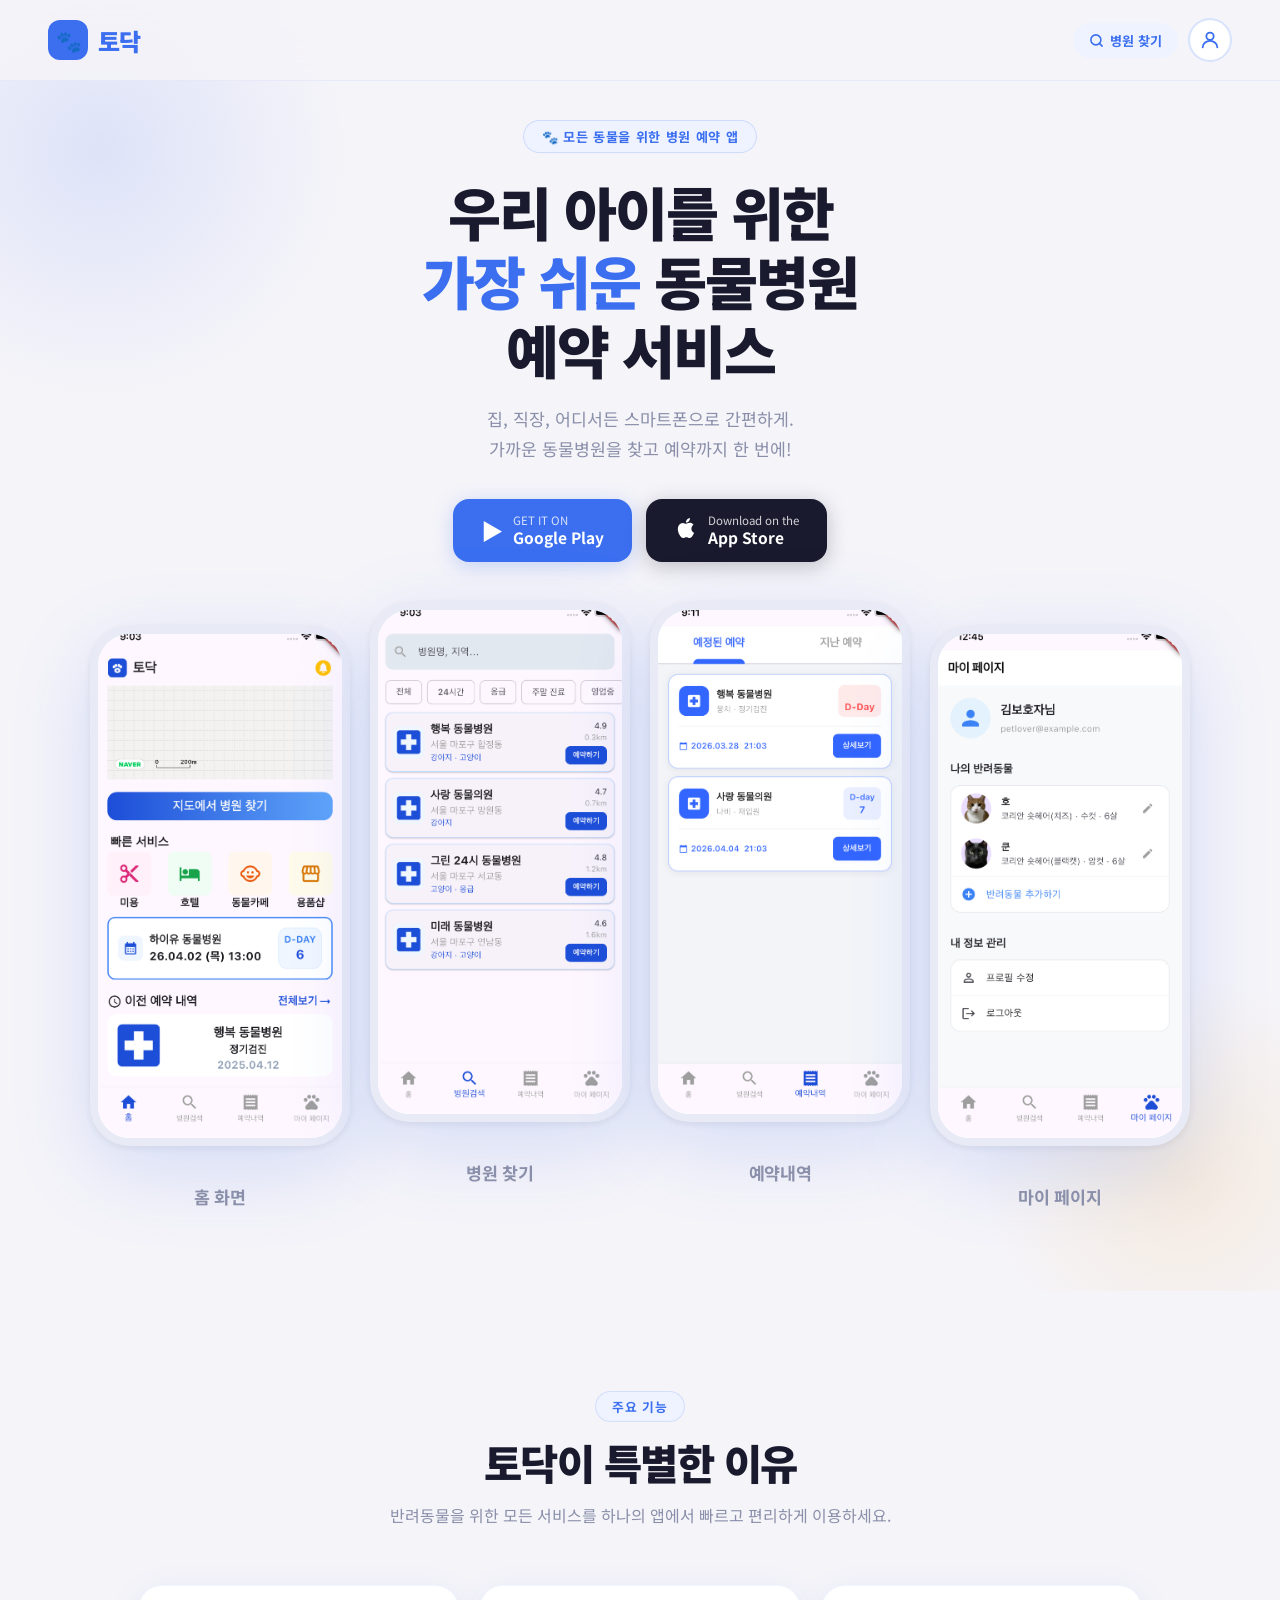
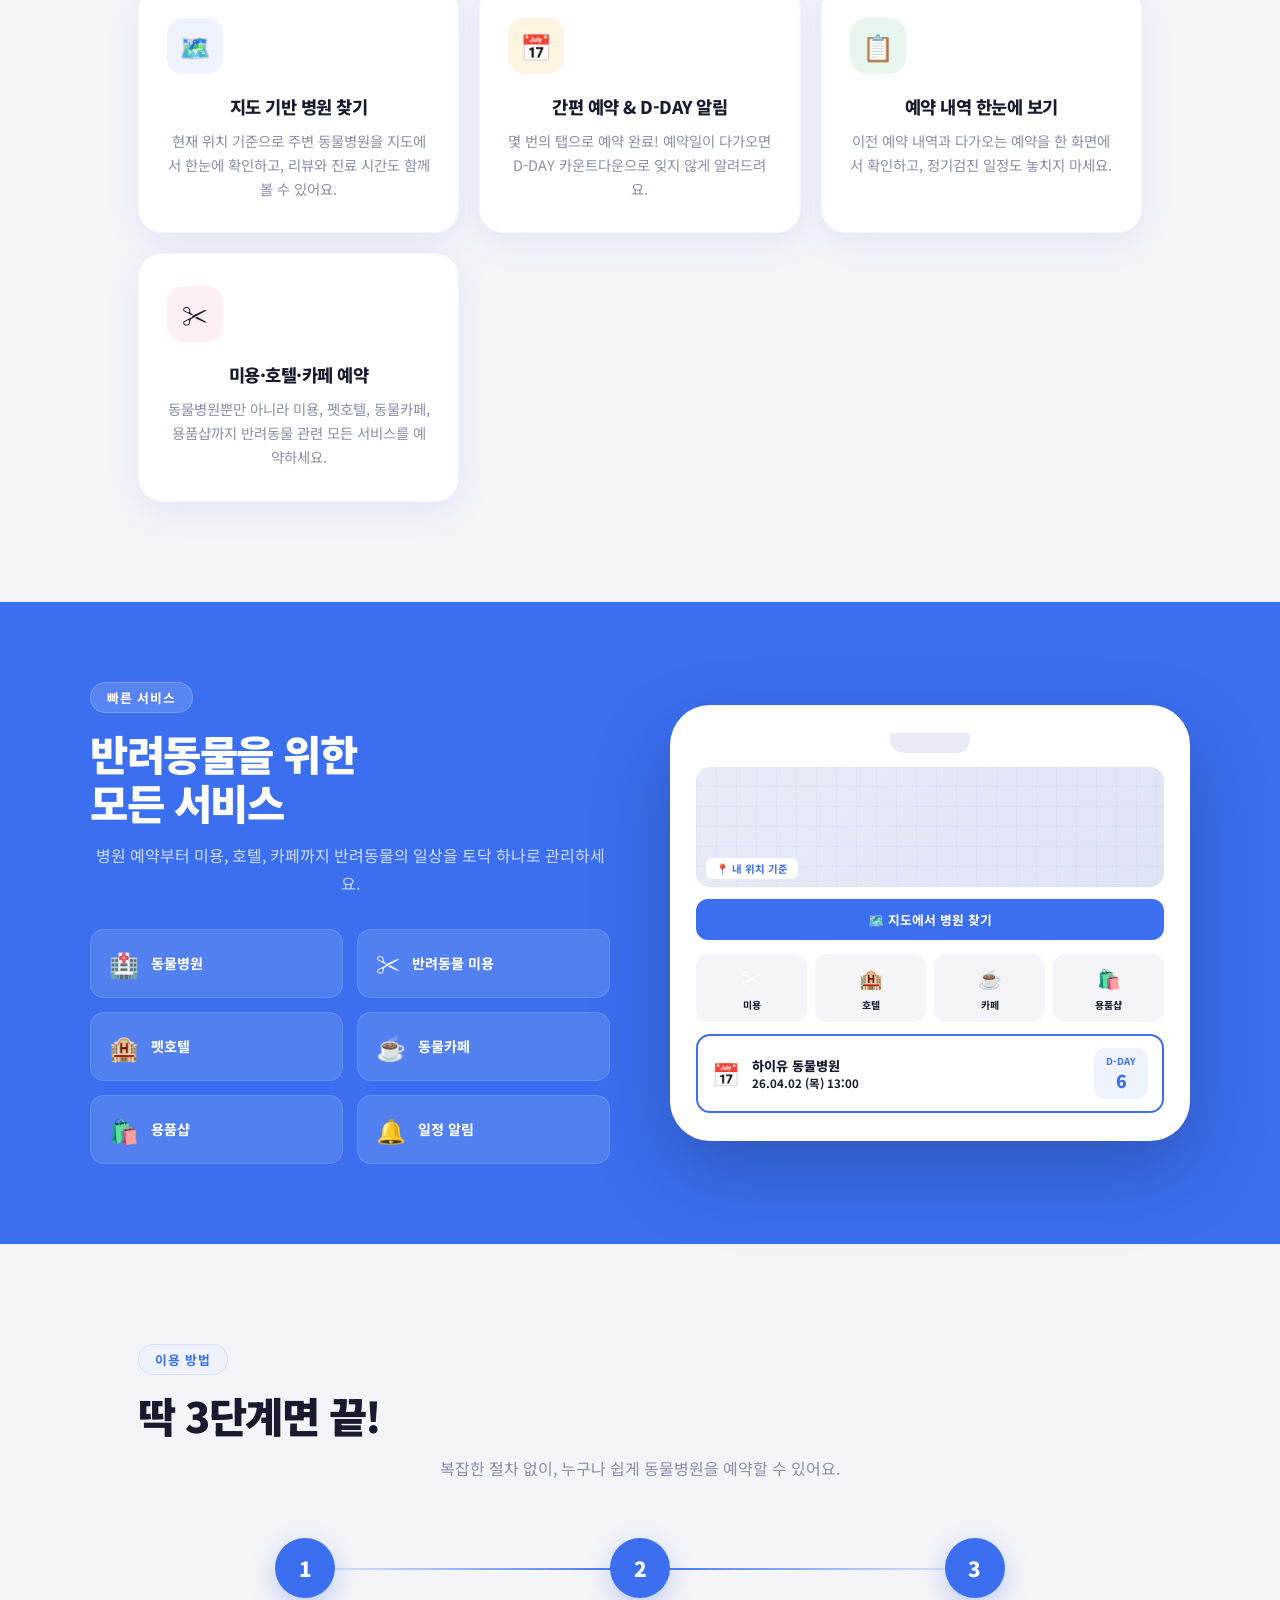
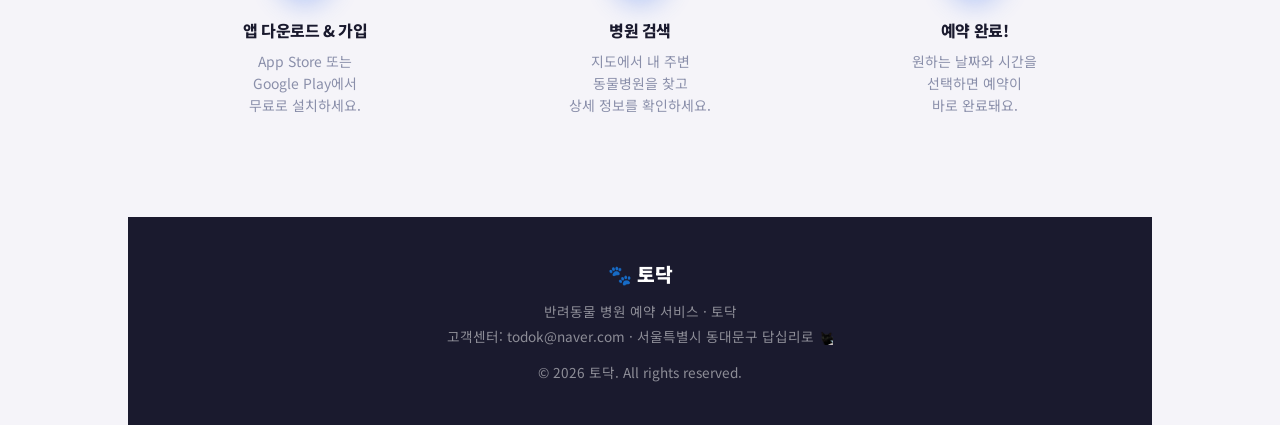
<file: index.html>
<!doctype html>
<html lang="ko">
  <head>
    <meta charset="UTF-8" />
    <meta name="viewport" content="width=device-width, initial-scale=1.0" />
    <title>토닥 - 동물병원 예약 이젠 쉽고 빠르게!</title>
    <link
      href="https://fonts.googleapis.com/css2?family=Noto+Sans+KR:wght@400;500;700;900&display=swap"
      rel="stylesheet"
    />
    <link rel="stylesheet" href="style.css" />

    <!-- =============================================
         비디오 모달 스타일
         - 기본 상태: display:none 으로 숨김
         - .active 클래스가 붙으면 display:flex 로 표시
    ============================================= -->
    <style>
      .video-modal {
        display: none;
        position: fixed;
        top: 0;
        left: 0;
        right: 0;
        bottom: 0;
        background: rgba(0, 0, 0, 0.75);
        z-index: 9999;
        align-items: center;
        justify-content: center;
      }
      .video-modal.active {
        display: flex;
      }
      .video-wrap {
        position: relative;
        background: #000;
        border-radius: 16px;
        overflow: hidden;
        max-width: 480px;
        width: 90%;
      }
      .video-wrap video {
        width: 100%;
        display: block;
      }
      .video-close {
        position: absolute;
        top: 10px;
        right: 10px;
        background: rgba(0, 0, 0, 0.5);
        color: white;
        border: none;
        border-radius: 50%;
        width: 32px;
        height: 32px;
        font-size: 1rem;
        cursor: pointer;
        display: flex;
        align-items: center;
        justify-content: center;
        z-index: 10;
      }
    </style>
  </head>
  <body>
    <!-- =============================================
         상단 네비게이션 바
         - 로그인 버튼 클릭 시 handleLoginClick() 실행
         - 로그인 상태면 마이페이지로, 아니면 로그인 페이지로 이동
    ============================================= -->
    <!-- =============================================
     index.html 의 <nav> 부분만 아래로 교체하세요
     (기존 nav 태그 전체를 이 코드로 대체)
============================================= -->
    <nav>
      <div class="nav-logo">
        <div class="logo-icon">🐾</div>
        토닥
      </div>

      <div style="display: flex; align-items: center; gap: 10px">
        <!-- ① 병원 검색 버튼 -->
        <a
          href="search.html"
          style="
            display: flex;
            align-items: center;
            gap: 6px;
            padding: 8px 16px;
            background: #eef3ff;
            color: #3b6ff0;
            border-radius: 50px;
            font-size: 0.82rem;
            font-weight: 700;
            font-family: &quot;Noto Sans KR&quot;, sans-serif;
            text-decoration: none;
            transition:
              background 0.2s,
              transform 0.15s;
          "
          onmouseover="
            this.style.background = '#dce8ff';
            this.style.transform = 'translateY(-1px)';
          "
          onmouseout="
            this.style.background = '#eef3ff';
            this.style.transform = 'translateY(0)';
          "
        >
          <svg
            xmlns="http://www.w3.org/2000/svg"
            width="15"
            height="15"
            viewBox="0 0 24 24"
            fill="none"
            stroke="currentColor"
            stroke-width="2.5"
            stroke-linecap="round"
            stroke-linejoin="round"
          >
            <circle cx="11" cy="11" r="8" />
            <line x1="21" y1="21" x2="16.65" y2="16.65" />
          </svg>
          병원 찾기
        </a>

        <!-- ② 기존 로그인/마이페이지 버튼 -->
        <button class="nav-login-btn">
          <svg
            xmlns="http://www.w3.org/2000/svg"
            width="22"
            height="22"
            viewBox="0 0 24 24"
            fill="none"
            stroke="currentColor"
            stroke-width="2"
            stroke-linecap="round"
            stroke-linejoin="round"
          >
            <circle cx="12" cy="8" r="4" />
            <path d="M4 20c0-4 3.6-7 8-7s8 3 8 7" />
          </svg>
        </button>
      </div>
    </nav>

    <!--
  ※ style.css 의 nav 스타일에 아래 한 줄 추가가 필요합니다:
     nav { justify-content: space-between; }
  → 이미 있다면 추가 불필요
-->

    <!-- =============================================
         히어로 섹션
         - 서비스 소개 문구 + 앱 다운로드 버튼
         - 앱 UI 목업 4종 (홈, 병원찾기, 예약내역, 마이페이지)
    ============================================= -->
    <section class="hero">
      <div class="hero-bg-circle c1"></div>
      <div class="hero-bg-circle c2"></div>
      <div class="hero-badge">🐾 모든 동물을 위한 병원 예약 앱</div>
      <h1>
        우리 아이를 위한<br /><span class="highlight">가장 쉬운</span>
        동물병원<br />예약 서비스
      </h1>
      <p>
        집, 직장, 어디서든 스마트폰으로 간편하게.<br />
        가까운 동물병원을 찾고 예약까지 한 번에!
      </p>
      <div class="hero-btns">
        <a href="#" class="btn-store google">
          <span class="store-icon">▶</span>
          <span class="store-label">
            <span class="store-sub">GET IT ON</span>
            Google Play
          </span>
        </a>
        <a href="#" class="btn-store apple">
          <span class="store-icon">
            <svg
              xmlns="http://www.w3.org/2000/svg"
              width="24"
              height="24"
              viewBox="0 0 24 24"
              fill="white"
            >
              <path
                d="M18.71 19.5c-.83 1.24-1.71 2.45-3.05 2.47-1.34.03-1.77-.79-3.29-.79-1.53 0-2 .77-3.27.82-1.31.05-2.3-1.32-3.14-2.53C4.25 17 2.94 12.45 4.7 9.39c.87-1.52 2.43-2.48 4.12-2.51 1.28-.02 2.5.87 3.29.87.78 0 2.26-1.07 3.8-.91.65.03 2.47.26 3.64 1.98-.09.06-2.17 1.28-2.15 3.81.03 3.02 2.65 4.03 2.68 4.04-.03.07-.42 1.44-1.38 2.83M13 3.5c.73-.83 1.94-1.46 2.94-1.5.13 1.17-.34 2.35-1.04 3.19-.69.85-1.83 1.51-2.95 1.42-.15-1.15.41-2.35 1.05-3.11z"
              />
            </svg>
          </span>
          <span class="store-label">
            <span class="store-sub">Download on the</span>
            App Store
          </span>
        </a>
      </div>

      <!-- 앱 화면 목업 4종 가로 배치 -->
      <div class="hero-mockup">
        <div class="mockup-row">
          <div class="mockup-item">
            <div class="phone-frame">
              <div class="phone-notch"></div>
              <div class="phone-screen">
                <img src="images/home.png" alt="홈 화면" />
              </div>
            </div>
            <p class="mockup-caption">홈 화면</p>
          </div>
          <div class="mockup-item">
            <div class="phone-frame">
              <div class="phone-notch"></div>
              <div class="phone-screen">
                <img src="images/search.png" alt="병원 찾기" />
              </div>
            </div>
            <p class="mockup-caption">병원 찾기</p>
          </div>
          <div class="mockup-item">
            <div class="phone-frame">
              <div class="phone-notch"></div>
              <div class="phone-screen">
                <img src="images/book.png" alt="예약내역" />
              </div>
            </div>
            <p class="mockup-caption">예약내역</p>
          </div>
          <div class="mockup-item">
            <div class="phone-frame">
              <div class="phone-notch"></div>
              <div class="phone-screen">
                <img src="images/mypage.png" alt="마이 페이지" />
              </div>
            </div>
            <p class="mockup-caption">마이 페이지</p>
          </div>
        </div>
      </div>
    </section>

    <!-- =============================================
         주요 기능 소개 섹션
         - 지도 기반 병원 찾기
         - D-DAY 알림
         - 예약 내역 보기
         - 미용/호텔/카페 예약
    ============================================= -->
    <section class="section" id="features">
      <span class="section-label">주요 기능</span>
      <h2 class="section-title">토닥이 특별한 이유</h2>
      <p class="section-sub">
        반려동물을 위한 모든 서비스를 하나의 앱에서 빠르고 편리하게 이용하세요.
      </p>
      <div class="features-grid">
        <div class="feature-card">
          <div class="feat-icon blue">🗺️</div>
          <h3>지도 기반 병원 찾기</h3>
          <p>
            현재 위치 기준으로 주변 동물병원을 지도에서 한눈에 확인하고, 리뷰와
            진료 시간도 함께 볼 수 있어요.
          </p>
        </div>
        <div class="feature-card">
          <div class="feat-icon orange">📅</div>
          <h3>간편 예약 & D-DAY 알림</h3>
          <p>
            몇 번의 탭으로 예약 완료! 예약일이 다가오면 D-DAY 카운트다운으로
            잊지 않게 알려드려요.
          </p>
        </div>
        <div class="feature-card">
          <div class="feat-icon green">📋</div>
          <h3>예약 내역 한눈에 보기</h3>
          <p>
            이전 예약 내역과 다가오는 예약을 한 화면에서 확인하고, 정기검진
            일정도 놓치지 마세요.
          </p>
        </div>
        <div class="feature-card">
          <div class="feat-icon pink">✂️</div>
          <h3>미용·호텔·카페 예약</h3>
          <p>
            동물병원뿐만 아니라 미용, 펫호텔, 동물카페, 용품샵까지 반려동물 관련
            모든 서비스를 예약하세요.
          </p>
        </div>
      </div>
    </section>

    <!-- =============================================
         서비스 목록 섹션 (파란 배경)
         - 왼쪽: 서비스 칩 목록 (병원, 미용, 호텔, 카페, 용품, 알림)
         - 오른쪽: 가상 폰 UI (지도 + 예약 카드)
    ============================================= -->
    <section class="services-section" id="services">
      <div class="services-inner">
        <div>
          <span class="section-label">빠른 서비스</span>
          <h2 class="section-title">반려동물을 위한<br />모든 서비스</h2>
          <p class="section-sub">
            병원 예약부터 미용, 호텔, 카페까지 반려동물의 일상을 토닥 하나로
            관리하세요.
          </p>
          <div class="services-list">
            <div class="svc-chip">
              <span class="chip-icon">🏥</span
              ><span class="chip-text">동물병원</span>
            </div>
            <div class="svc-chip">
              <span class="chip-icon">✂️</span
              ><span class="chip-text">반려동물 미용</span>
            </div>
            <div class="svc-chip">
              <span class="chip-icon">🏨</span
              ><span class="chip-text">펫호텔</span>
            </div>
            <div class="svc-chip">
              <span class="chip-icon">☕</span
              ><span class="chip-text">동물카페</span>
            </div>
            <div class="svc-chip">
              <span class="chip-icon">🛍️</span
              ><span class="chip-text">용품샵</span>
            </div>
            <div class="svc-chip">
              <span class="chip-icon">🔔</span
              ><span class="chip-text">일정 알림</span>
            </div>
          </div>
        </div>
        <!-- 가상 폰 UI -->
        <div class="big-phone">
          <div class="bp-notch"></div>
          <div class="bp-map">
            <div class="bp-map-grid"></div>
            <div class="bp-map-label">📍 내 위치 기준</div>
          </div>
          <div class="bp-btn">🗺️ 지도에서 병원 찾기</div>
          <div class="bp-services">
            <div class="bp-svc">
              <div class="si">✂️</div>
              <div class="sn">미용</div>
            </div>
            <div class="bp-svc">
              <div class="si">🏨</div>
              <div class="sn">호텔</div>
            </div>
            <div class="bp-svc">
              <div class="si">☕</div>
              <div class="sn">카페</div>
            </div>
            <div class="bp-svc">
              <div class="si">🛍️</div>
              <div class="sn">용품샵</div>
            </div>
          </div>
          <div class="bp-card">
            <span style="font-size: 1.4rem">📅</span>
            <div class="bp-card-info">
              <div class="title">하이유 동물병원</div>
              <div class="date">26.04.02 (목) 13:00</div>
            </div>
            <div class="bp-dday">
              <div class="dl">D-DAY</div>
              <div class="dn">6</div>
            </div>
          </div>
        </div>
      </div>
    </section>

    <!-- =============================================
         이용 방법 섹션
         - 3단계 순서로 서비스 이용법 안내
    ============================================= -->
    <section class="how-section" id="how">
      <span class="section-label">이용 방법</span>
      <h2 class="section-title">딱 3단계면 끝!</h2>
      <p class="section-sub">
        복잡한 절차 없이, 누구나 쉽게 동물병원을 예약할 수 있어요.
      </p>
      <div class="steps-row">
        <div class="step">
          <div class="step-num">1</div>
          <h4>앱 다운로드 & 가입</h4>
          <p>App Store 또는<br />Google Play에서<br />무료로 설치하세요.</p>
        </div>
        <div class="step">
          <div class="step-num">2</div>
          <h4>병원 검색</h4>
          <p>
            지도에서 내 주변<br />동물병원을 찾고<br />상세 정보를 확인하세요.
          </p>
        </div>
        <div class="step">
          <div class="step-num">3</div>
          <h4>예약 완료!</h4>
          <p>원하는 날짜와 시간을<br />선택하면 예약이<br />바로 완료돼요.</p>
        </div>
      </div>
    </section>

    <!-- =============================================
         푸터
         - kun2.png 클릭 시 쿤 동영상 모달 재생
    ============================================= -->
    <footer>
      <div class="footer-logo">🐾 토닥</div>
      <p>
        반려동물 병원 예약 서비스 · 토닥<br />
        고객센터: todok@naver.com · 서울특별시 동대문구 답십리로
        <img
          src="images/kun2.png"
          width="15px"
          alt="쿤"
          style="cursor: pointer; vertical-align: middle"
        />
      </p>
      <p style="margin-top: 12px">© 2026 토닥. All rights reserved.</p>
    </footer>

    <!-- =============================================
         비디오 모달
         - 배경 클릭 또는 ✕ 버튼으로 닫기
         - .active 클래스로 표시/숨김 전환
    ============================================= -->
    <div class="video-modal" id="videoModal" onclick="closeVideo()">
      <div class="video-wrap" onclick="event.stopPropagation()">
        <button class="video-close" onclick="closeVideo()">✕</button>
        <video id="videoPlayer" controls></video>
      </div>
    </div>

    <!-- jQuery CDN -->
    <script src="https://code.jquery.com/jquery-3.7.1.min.js"></script>

    <script>
      // =============================================
      // 반려동물별 동영상 경로 매핑
      // =============================================
      var petVideos = {
        ho: "images/hogguk.mp4",
        kun: "images/kungguk.mp4",
      };

      // =============================================
      // 네비게이션 로그인 버튼
      // - localStorage에 isLoggedIn 값이 있으면 마이페이지로
      // - 없으면 로그인 페이지로 이동
      // =============================================
      function handleLoginClick() {
        if (localStorage.getItem("isLoggedIn")) {
          location.href = "my_page.html";
        } else {
          location.href = "login.html";
        }
      }

      // =============================================
      // 동영상 모달 열기
      // @param petName - 'ho' 또는 'kun'
      // 1. video 태그의 src를 직접 교체 (source 태그 방식보다 안정적)
      // 2. 모달에 .active 클래스 추가 → 화면에 표시
      // 3. 자동 재생 시도 (브라우저 정책으로 차단돼도 수동 재생 가능)
      // =============================================
      function openVideo(petName) {
        var $modal = $("#videoModal");
        var $player = $("#videoPlayer");

        $player.attr("src", petVideos[petName]); // jQuery로 src 속성 설정
        $modal.addClass("active"); // 모달 표시

        // jQuery에는 play() 메서드가 없으므로 DOM 요소를 직접 사용
        $player[0].play().catch(function (e) {
          console.log("자동재생이 차단됐어요. 재생 버튼을 눌러주세요.", e);
        });
      }

      // =============================================
      // 동영상 모달 닫기
      // 1. 재생 멈춤 + 재생 위치 초기화
      // 2. 모달에서 .active 클래스 제거 → 화면에서 숨김
      // =============================================
      function closeVideo() {
        var $modal = $("#videoModal");
        var $player = $("#videoPlayer");

        $player[0].pause(); // 재생 멈춤
        $player[0].currentTime = 0; // 처음으로 되감기
        $modal.removeClass("active"); // 모달 숨김
      }

      // =============================================
      // jQuery 이벤트 바인딩 (DOM 준비 완료 후 실행)
      // =============================================
      $(document).ready(function () {
        // 네비게이션 로그인 버튼 클릭
        $(".nav-login-btn").on("click", function () {
          handleLoginClick();
        });

        // 푸터 쿤 이미지 클릭 → 동영상 모달 열기
        $('footer img[alt="쿤"]').on("click", function () {
          openVideo("kun");
        });

        // 모달 닫기 버튼 클릭
        $(".video-close").on("click", function () {
          closeVideo();
        });

        // 모달 배경(어두운 영역) 클릭 → 닫기
        $("#videoModal").on("click", function () {
          closeVideo();
        });

        // 모달 내부 클릭은 닫기 이벤트 전파 차단
        $(".video-wrap").on("click", function (e) {
          e.stopPropagation();
        });
      });
    </script>
  </body>
</html>
</file>
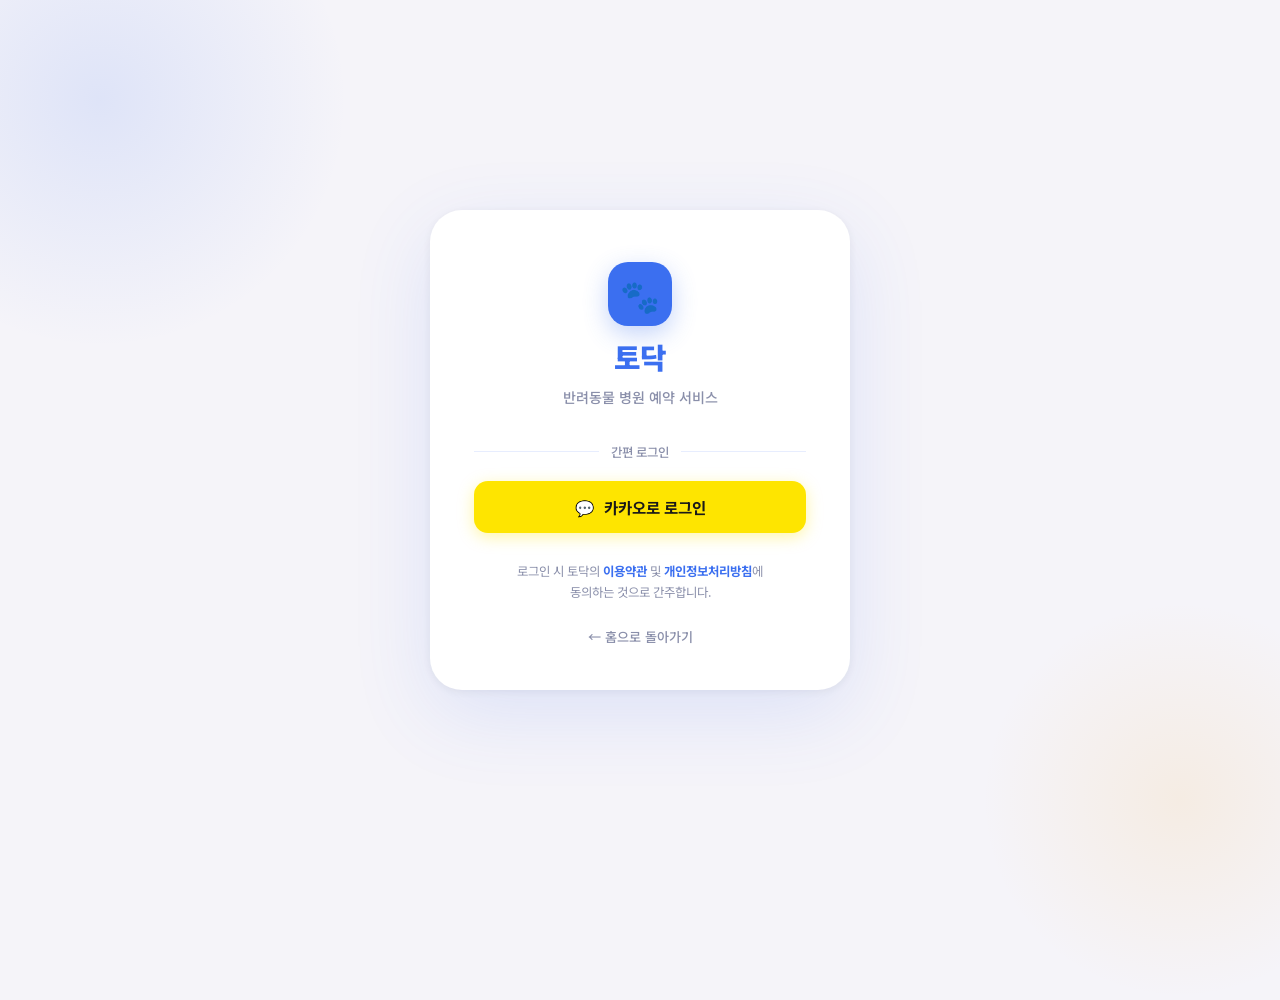
<file: login.html>
<!doctype html>
<html lang="ko">
  <head>
    <meta charset="UTF-8" />
    <meta name="viewport" content="width=device-width, initial-scale=1.0" />
    <title>토닥 - 로그인</title>
    <link
      href="https://fonts.googleapis.com/css2?family=Noto+Sans+KR:wght@400;500;700;900&display=swap"
      rel="stylesheet"
    />
    <style>
      *,
      *::before,
      *::after {
        box-sizing: border-box;
        margin: 0;
        padding: 0;
      }

      :root {
        --blue: #3b6ff0;
        --blue-dark: #2a55cc;
        --blue-light: #eef3ff;
        --bg: #f5f4f9;
        --white: #ffffff;
        --text: #1a1a2e;
        --gray: #8a8faa;
        --kakao: #fee500;
        --kakao-text: #191919;
      }

      body {
        font-family: "Noto Sans KR", sans-serif;
        background: var(--bg);
        color: var(--text);
        min-height: 100vh;
        display: flex;
        align-items: center;
        justify-content: center;
        position: relative;
        overflow: hidden;
      }

      .bg-circle {
        position: absolute;
        border-radius: 50%;
        pointer-events: none;
      }
      .bg-circle.c1 {
        width: 500px;
        height: 500px;
        background: radial-gradient(
          circle,
          rgba(59, 111, 240, 0.12) 0%,
          transparent 70%
        );
        top: -150px;
        left: -150px;
      }
      .bg-circle.c2 {
        width: 400px;
        height: 400px;
        background: radial-gradient(
          circle,
          rgba(245, 166, 35, 0.1) 0%,
          transparent 70%
        );
        bottom: -100px;
        right: -100px;
      }

      .login-card {
        background: var(--white);
        border-radius: 32px;
        padding: 52px 44px 44px;
        width: 100%;
        max-width: 420px;
        box-shadow:
          0 24px 80px rgba(59, 111, 240, 0.13),
          0 2px 8px rgba(0, 0, 0, 0.06);
        position: relative;
        z-index: 1;
        animation: fadeUp 0.6s ease both;
      }

      .login-logo {
        display: flex;
        flex-direction: column;
        align-items: center;
        gap: 10px;
        margin-bottom: 36px;
      }
      .logo-icon-wrap {
        width: 64px;
        height: 64px;
        border-radius: 20px;
        background: var(--blue);
        display: flex;
        align-items: center;
        justify-content: center;
        font-size: 2rem;
        box-shadow: 0 8px 24px rgba(59, 111, 240, 0.3);
      }
      .login-logo h1 {
        font-size: 1.8rem;
        font-weight: 900;
        color: var(--blue);
        letter-spacing: -1px;
      }
      .login-logo p {
        font-size: 0.88rem;
        color: var(--gray);
        font-weight: 500;
      }

      .divider {
        display: flex;
        align-items: center;
        gap: 12px;
        margin-bottom: 20px;
      }
      .divider::before,
      .divider::after {
        content: "";
        flex: 1;
        height: 1px;
        background: rgba(59, 111, 240, 0.12);
      }
      .divider span {
        font-size: 0.78rem;
        color: var(--gray);
        font-weight: 500;
      }

      /* 카카오 로그인 버튼 */
      .btn-kakao {
        display: flex;
        align-items: center;
        justify-content: center;
        gap: 10px;
        width: 100%;
        padding: 15px 20px;
        border-radius: 14px;
        border: none;
        background: var(--kakao);
        color: var(--kakao-text);
        font-size: 0.97rem;
        font-weight: 700;
        font-family: "Noto Sans KR", sans-serif;
        cursor: pointer;
        box-shadow: 0 4px 16px rgba(254, 229, 0, 0.35);
        transition:
          transform 0.18s,
          box-shadow 0.18s;
      }
      .btn-kakao:hover {
        transform: translateY(-2px);
        box-shadow: 0 8px 28px rgba(254, 229, 0, 0.5);
      }
      .btn-kakao:active {
        transform: translateY(0);
      }

      .login-footer {
        margin-top: 28px;
        text-align: center;
        font-size: 0.78rem;
        color: var(--gray);
        line-height: 1.7;
      }
      .login-footer a {
        color: var(--blue);
        font-weight: 700;
        text-decoration: none;
      }
      .login-footer a:hover {
        text-decoration: underline;
      }

      .back-home {
        display: flex;
        align-items: center;
        justify-content: center;
        gap: 6px;
        margin-top: 24px;
        font-size: 0.82rem;
        color: var(--gray);
        text-decoration: none;
        font-weight: 500;
        transition: color 0.2s;
      }
      .back-home:hover {
        color: var(--blue);
      }

      @keyframes fadeUp {
        from {
          opacity: 0;
          transform: translateY(28px);
        }
        to {
          opacity: 1;
          transform: translateY(0);
        }
      }
    </style>
  </head>
  <body>
    <div class="bg-circle c1"></div>
    <div class="bg-circle c2"></div>

    <div class="login-card">
      <div class="login-logo">
        <div class="logo-icon-wrap">🐾</div>
        <h1>토닥</h1>
        <p>반려동물 병원 예약 서비스</p>
      </div>

      <div class="divider"><span>간편 로그인</span></div>

      <!-- =============================================
           카카오 로그인 버튼
           - Kakao.Auth.authorize() 호출
           - 카카오 인증 후 callback.html?code=XXX 로 리다이렉트
           - SDK v2에서 Kakao.Auth.login()은 삭제됨 → authorize() 사용
      ============================================= -->
      <button class="btn-kakao" id="kakaoLoginBtn">
        <span>💬</span>
        카카오로 로그인
      </button>

      <div class="login-footer">
        로그인 시 토닥의 <a href="#">이용약관</a> 및
        <a href="#">개인정보처리방침</a>에<br />동의하는 것으로 간주합니다.
      </div>

      <a href="index.html" class="back-home">← 홈으로 돌아가기</a>
    </div>

    <!-- 카카오 JavaScript SDK v2 -->
    <script
      src="https://t1.kakaocdn.net/kakao_js_sdk/2.7.2/kakao.min.js"
      integrity="sha384-TiCUE00h649CAMonG018J2ujOgDKW/kVWlChEuu4jK2vxfAAD0eZxzCKakxg55G4"
      crossorigin="anonymous"
    ></script>
    <!-- jQuery -->
    <script src="https://code.jquery.com/jquery-3.7.1.min.js"></script>

    <script>
      Kakao.init("3ca77f9ef133289839ab3de450e2643f");

      $("#kakaoLoginBtn").on("click", function () {
        Kakao.Auth.authorize({
          redirectUri:
            "https://kimbs-git.github.io/todocWepPage/callback.html",
            prompt: 'login'
        });
      });
    </script>
  </body>
</html>
</file>
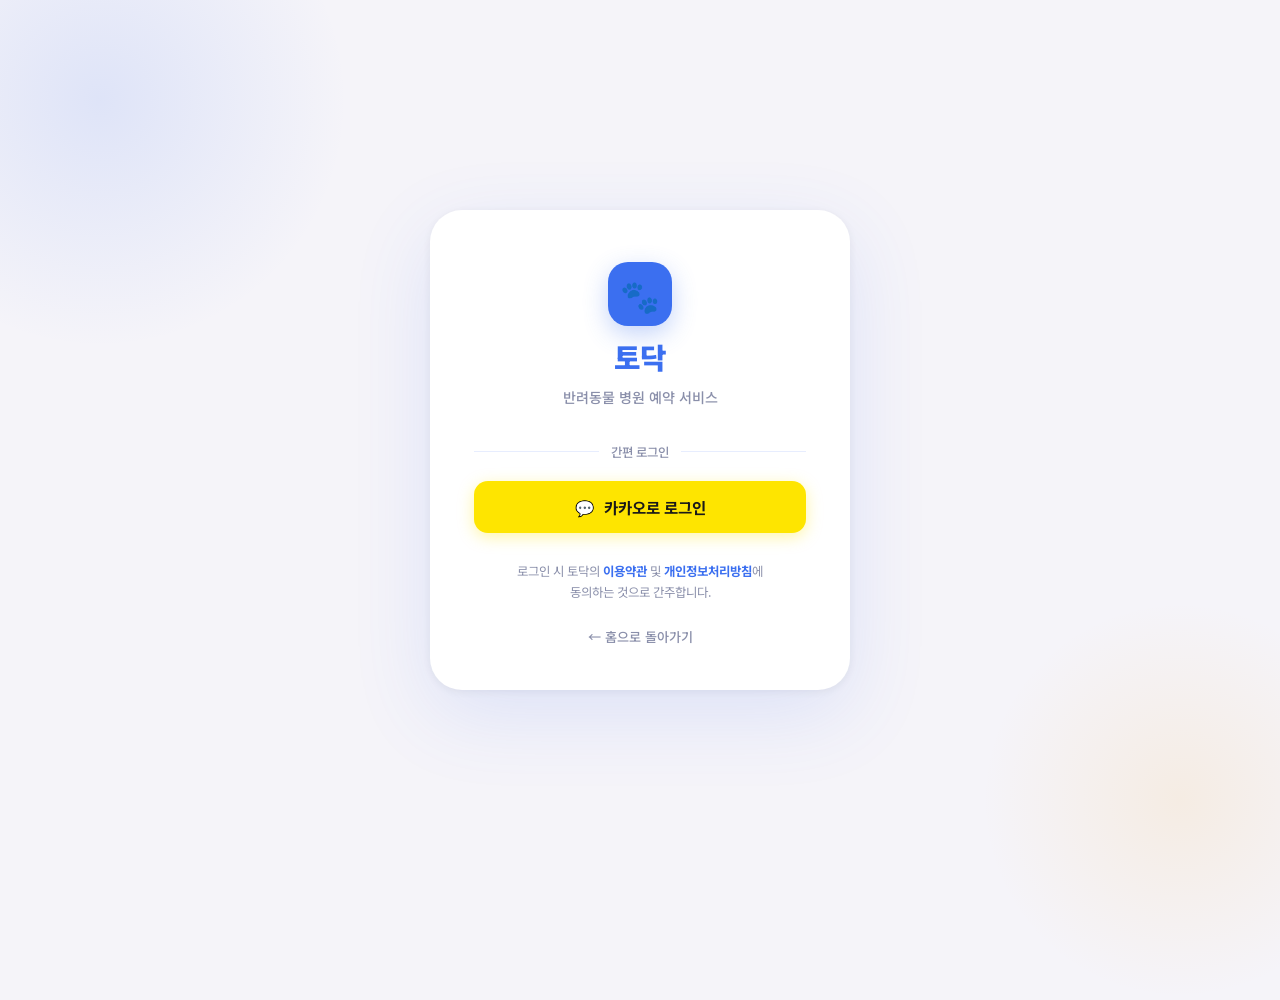
<file: ma_page.html>
<!doctype html>
<html lang="ko">
<head>
  <meta charset="UTF-8" />
  <meta name="viewport" content="width=device-width, initial-scale=1.0" />
  <title>토닥 - 마이페이지</title>
  <link href="https://fonts.googleapis.com/css2?family=Noto+Sans+KR:wght@400;500;700;900&display=swap" rel="stylesheet" />
  <style>
    *, *::before, *::after { box-sizing: border-box; margin: 0; padding: 0; }

    :root {
      --blue: #3b6ff0;
      --blue-dark: #2a55cc;
      --blue-light: #eef3ff;
      --bg: #f5f4f9;
      --white: #ffffff;
      --text: #1a1a2e;
      --gray: #8a8faa;
      --card-shadow: 0 8px 32px rgba(59,111,240,0.10);
    }

    body {
      font-family: "Noto Sans KR", sans-serif;
      background: var(--bg);
      color: var(--text);
      min-height: 100vh;
    }

    /* NAV */
    nav {
      position: fixed;
      top: 0; left: 0; right: 0;
      z-index: 100;
      display: flex;
      align-items: center;
      justify-content: space-between;
      padding: 18px 48px;
      background: rgba(245,244,249,0.9);
      backdrop-filter: blur(16px);
      border-bottom: 1px solid rgba(59,111,240,0.07);
    }
    .nav-logo {
      display: flex;
      align-items: center;
      gap: 10px;
      font-size: 1.5rem;
      font-weight: 900;
      color: var(--blue);
      letter-spacing: -1px;
      text-decoration: none;
    }
    .logo-icon {
      width: 40px; height: 40px;
      border-radius: 12px;
      background: var(--blue);
      display: flex; align-items: center; justify-content: center;
      font-size: 1.3rem;
    }

    /* 메인 컨텐츠 */
    .page-wrap {
      max-width: 720px;
      margin: 0 auto;
      padding: 100px 24px 60px;
    }

    /* 프로필 카드 */
    .profile-card {
      background: var(--blue);
      border-radius: 28px;
      padding: 36px 32px;
      display: flex;
      align-items: center;
      gap: 24px;
      margin-bottom: 24px;
      box-shadow: 0 16px 48px rgba(59,111,240,0.25);
      animation: fadeUp 0.5s ease both;
    }
    .profile-img-wrap {
      width: 72px; height: 72px;
      border-radius: 50%;
      background: rgba(255,255,255,0.2);
      display: flex; align-items: center; justify-content: center;
      font-size: 2rem;
      flex-shrink: 0;
      overflow: hidden;
      border: 3px solid rgba(255,255,255,0.4);
    }
    .profile-img-wrap img {
      width: 100%; height: 100%;
      object-fit: cover;
    }
    .profile-info { flex: 1; }
    .profile-greeting {
      font-size: 0.82rem;
      color: rgba(255,255,255,0.7);
      font-weight: 500;
      margin-bottom: 4px;
    }
    .profile-name {
      font-size: 1.4rem;
      font-weight: 900;
      color: white;
      letter-spacing: -0.5px;
    }
    .profile-badge {
      margin-top: 8px;
      display: inline-flex;
      align-items: center;
      gap: 5px;
      background: rgba(255,255,255,0.15);
      border-radius: 50px;
      padding: 4px 12px;
      font-size: 0.75rem;
      font-weight: 700;
      color: white;
    }

    /* 섹션 제목 */
    .section-header {
      display: flex;
      align-items: center;
      justify-content: space-between;
      margin-bottom: 16px;
      margin-top: 32px;
    }
    .section-title {
      font-size: 1.05rem;
      font-weight: 900;
      color: var(--text);
      letter-spacing: -0.5px;
      display: flex;
      align-items: center;
      gap: 8px;
    }
    .section-count {
      background: var(--blue-light);
      color: var(--blue);
      font-size: 0.72rem;
      font-weight: 700;
      padding: 2px 10px;
      border-radius: 50px;
    }

    /* 예약 카드 */
    .booking-card {
      background: var(--white);
      border-radius: 20px;
      padding: 20px 22px;
      margin-bottom: 12px;
      box-shadow: var(--card-shadow);
      display: flex;
      align-items: center;
      gap: 16px;
      border: 1px solid rgba(59,111,240,0.06);
      transition: transform 0.2s, box-shadow 0.2s;
      animation: fadeUp 0.5s ease both;
    }
    .booking-card:hover {
      transform: translateY(-3px);
      box-shadow: 0 16px 40px rgba(59,111,240,0.13);
    }
    .booking-icon {
      width: 48px; height: 48px;
      border-radius: 14px;
      background: var(--blue-light);
      display: flex; align-items: center; justify-content: center;
      font-size: 1.4rem;
      flex-shrink: 0;
    }
    .booking-icon.done { background: #f0f0f5; }
    .booking-info { flex: 1; }
    .booking-name {
      font-size: 0.95rem;
      font-weight: 800;
      color: var(--text);
      margin-bottom: 4px;
    }
    .booking-detail {
      font-size: 0.78rem;
      color: var(--gray);
      font-weight: 500;
    }
    .booking-badge {
      border-radius: 10px;
      padding: 6px 14px;
      font-size: 0.72rem;
      font-weight: 800;
      text-align: center;
      flex-shrink: 0;
    }
    .badge-upcoming {
      background: var(--blue-light);
      color: var(--blue);
    }
    .badge-done {
      background: #f0f0f5;
      color: var(--gray);
    }
    .dday-badge {
      background: var(--blue);
      color: white;
      border-radius: 10px;
      padding: 6px 14px;
      text-align: center;
      flex-shrink: 0;
    }
    .dday-label { font-size: 0.6rem; font-weight: 700; }
    .dday-num { font-size: 1rem; font-weight: 900; }

    /* 빈 상태 */
    .empty-state {
      background: var(--white);
      border-radius: 20px;
      padding: 40px;
      text-align: center;
      box-shadow: var(--card-shadow);
    }
    .empty-state .icon { font-size: 2.5rem; margin-bottom: 12px; }
    .empty-state p { font-size: 0.88rem; color: var(--gray); }

    /* 로그아웃 버튼 */
    .logout-btn {
      width: 100%;
      margin-top: 32px;
      padding: 16px;
      background: var(--white);
      border: 1.5px solid rgba(59,111,240,0.15);
      border-radius: 16px;
      color: var(--gray);
      font-size: 0.9rem;
      font-weight: 700;
      font-family: "Noto Sans KR", sans-serif;
      cursor: pointer;
      transition: background 0.2s, color 0.2s, border-color 0.2s;
      display: flex;
      align-items: center;
      justify-content: center;
      gap: 8px;
    }
    .logout-btn:hover {
      background: #fff0f0;
      color: #e05555;
      border-color: #e05555;
    }

    /* 홈으로 */
    .back-home {
      display: flex;
      align-items: center;
      justify-content: center;
      gap: 6px;
      margin-top: 16px;
      font-size: 0.82rem;
      color: var(--gray);
      text-decoration: none;
      font-weight: 500;
      transition: color 0.2s;
    }
    .back-home:hover { color: var(--blue); }

    @keyframes fadeUp {
      from { opacity: 0; transform: translateY(20px); }
      to   { opacity: 1; transform: translateY(0); }
    }

    @media (max-width: 768px) {
      nav { padding: 14px 20px; }
      .page-wrap { padding: 80px 16px 40px; }
      .profile-card { padding: 24px 20px; }
    }
  </style>
</head>
<body>

  <!-- NAV -->
  <nav>
    <a href="index.html" class="nav-logo">
      <div class="logo-icon">🐾</div>
      토닥
    </a>
  </nav>

  <div class="page-wrap">

    <!-- 프로필 카드 -->
    <div class="profile-card">
      <div class="profile-img-wrap">
        <img id="profileImgEl" src="" alt="프로필" onerror="this.style.display='none'; this.parentElement.innerHTML='🐾';" />
      </div>
      <div class="profile-info">
        <div class="profile-greeting">안녕하세요!</div>
        <div class="profile-name"><span id="nicknameEl">사용자</span>님</div>
        <div class="profile-badge">🐾 토닥 회원</div>
      </div>
    </div>

    <!-- 예정된 예약 -->
    <div class="section-header">
      <div class="section-title">
        📅 예정된 예약
        <span class="section-count">2건</span>
      </div>
    </div>

    <div class="booking-card" style="animation-delay: 0.1s">
      <div class="booking-icon">🏥</div>
      <div class="booking-info">
        <div class="booking-name">하이유 동물병원</div>
        <div class="booking-detail">정기검진 · 2026.04.02 (목) 13:00</div>
      </div>
      <div class="dday-badge">
        <div class="dday-label">D-DAY</div>
        <div class="dday-num">6</div>
      </div>
    </div>

    <div class="booking-card" style="animation-delay: 0.2s">
      <div class="booking-icon">✂️</div>
      <div class="booking-info">
        <div class="booking-name">럭키 펫 미용</div>
        <div class="booking-detail">전체 미용 · 2026.04.15 (수) 10:00</div>
      </div>
      <div class="dday-badge">
        <div class="dday-label">D-DAY</div>
        <div class="dday-num">19</div>
      </div>
    </div>

    <!-- 지난 예약 -->
    <div class="section-header">
      <div class="section-title">
        🗂️ 지난 예약
        <span class="section-count">2건</span>
      </div>
    </div>

    <div class="booking-card" style="animation-delay: 0.3s">
      <div class="booking-icon done">🏥</div>
      <div class="booking-info">
        <div class="booking-name">행복 동물병원</div>
        <div class="booking-detail">예방접종 · 2026.03.10 (화) 14:00</div>
      </div>
      <div class="booking-badge badge-done">완료</div>
    </div>

    <div class="booking-card" style="animation-delay: 0.4s">
      <div class="booking-icon done">✂️</div>
      <div class="booking-info">
        <div class="booking-name">럭키 펫 미용</div>
        <div class="booking-detail">부분 미용 · 2026.02.20 (금) 11:00</div>
      </div>
      <div class="booking-badge badge-done">완료</div>
    </div>

    <!-- 로그아웃 -->
    <button class="logout-btn" onclick="handleLogout()">
      🚪 로그아웃
    </button>

    <a href="index.html" class="back-home">← 홈으로 돌아가기</a>

  </div>

  <script src="https://t1.kakaocdn.net/kakao_js_sdk/2.7.2/kakao.min.js"
    integrity="sha384-TiCUE00h649CAMonG018J2ujOgDKW/kVWlChEuu4jK2vxfAAD0eZxzCKakxg55G4"
    crossorigin="anonymous"></script>
  <script>
    // 로그인 상태 확인 - 로그인 안됐으면 로그인 페이지로
    const isLoggedIn = localStorage.getItem('isLoggedIn');
    if (!isLoggedIn) {
      window.location.href = 'login.html';
    }

    // 저장된 사용자 정보 불러오기
    const nickname = localStorage.getItem('nickname') || '사용자';
    const profileImg = localStorage.getItem('profileImg');

    document.getElementById('nicknameEl').textContent = nickname;
    if (profileImg) {
      document.getElementById('profileImgEl').src = profileImg;
    }

    // 로그아웃
    function handleLogout() {
      Kakao.init('3ca77f9ef133289839ab3de450e2643f');

      localStorage.removeItem('isLoggedIn');
      localStorage.removeItem('nickname');
      localStorage.removeItem('profileImg');

      if (Kakao.Auth.getAccessToken()) {
        Kakao.Auth.logout(function() {
          window.location.href = 'login.html';
        });
      } else {
        window.location.href = 'login.html';
      }
    }
  </script>

</body>
</html>
</file>
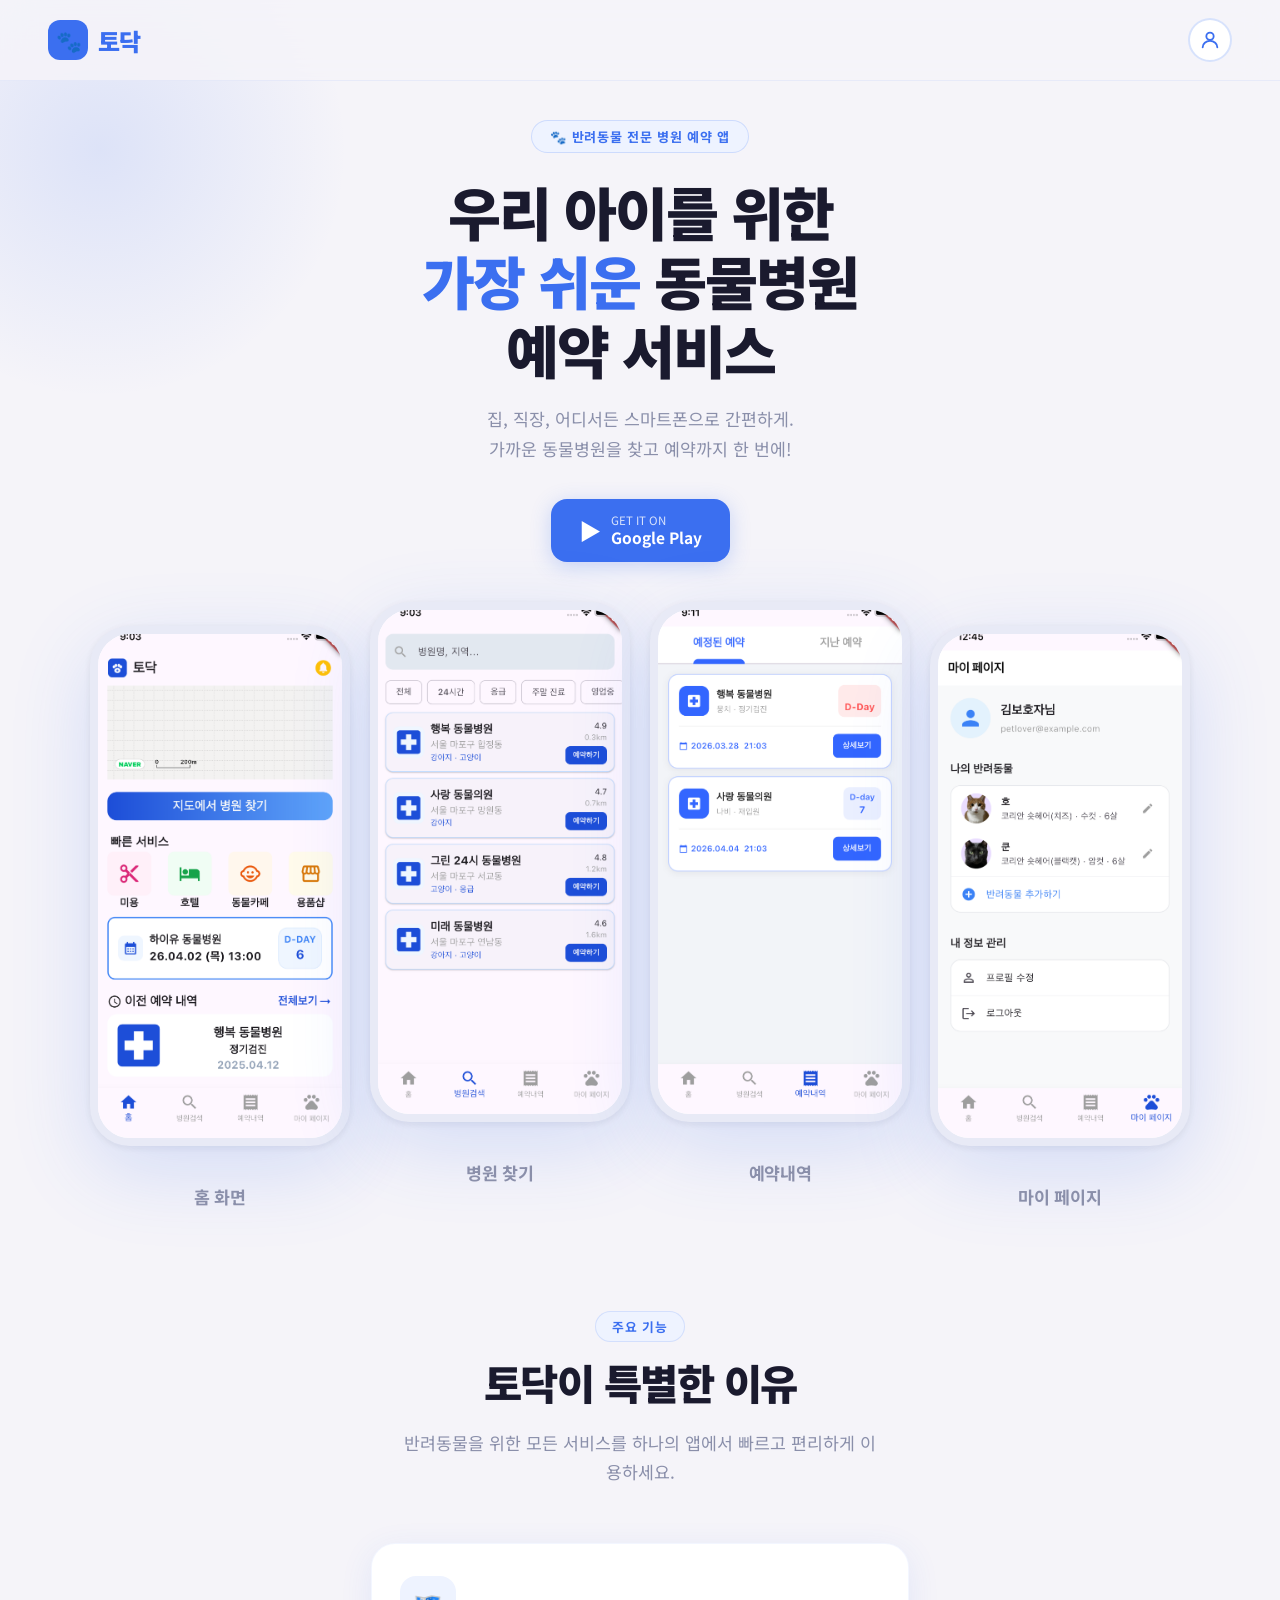
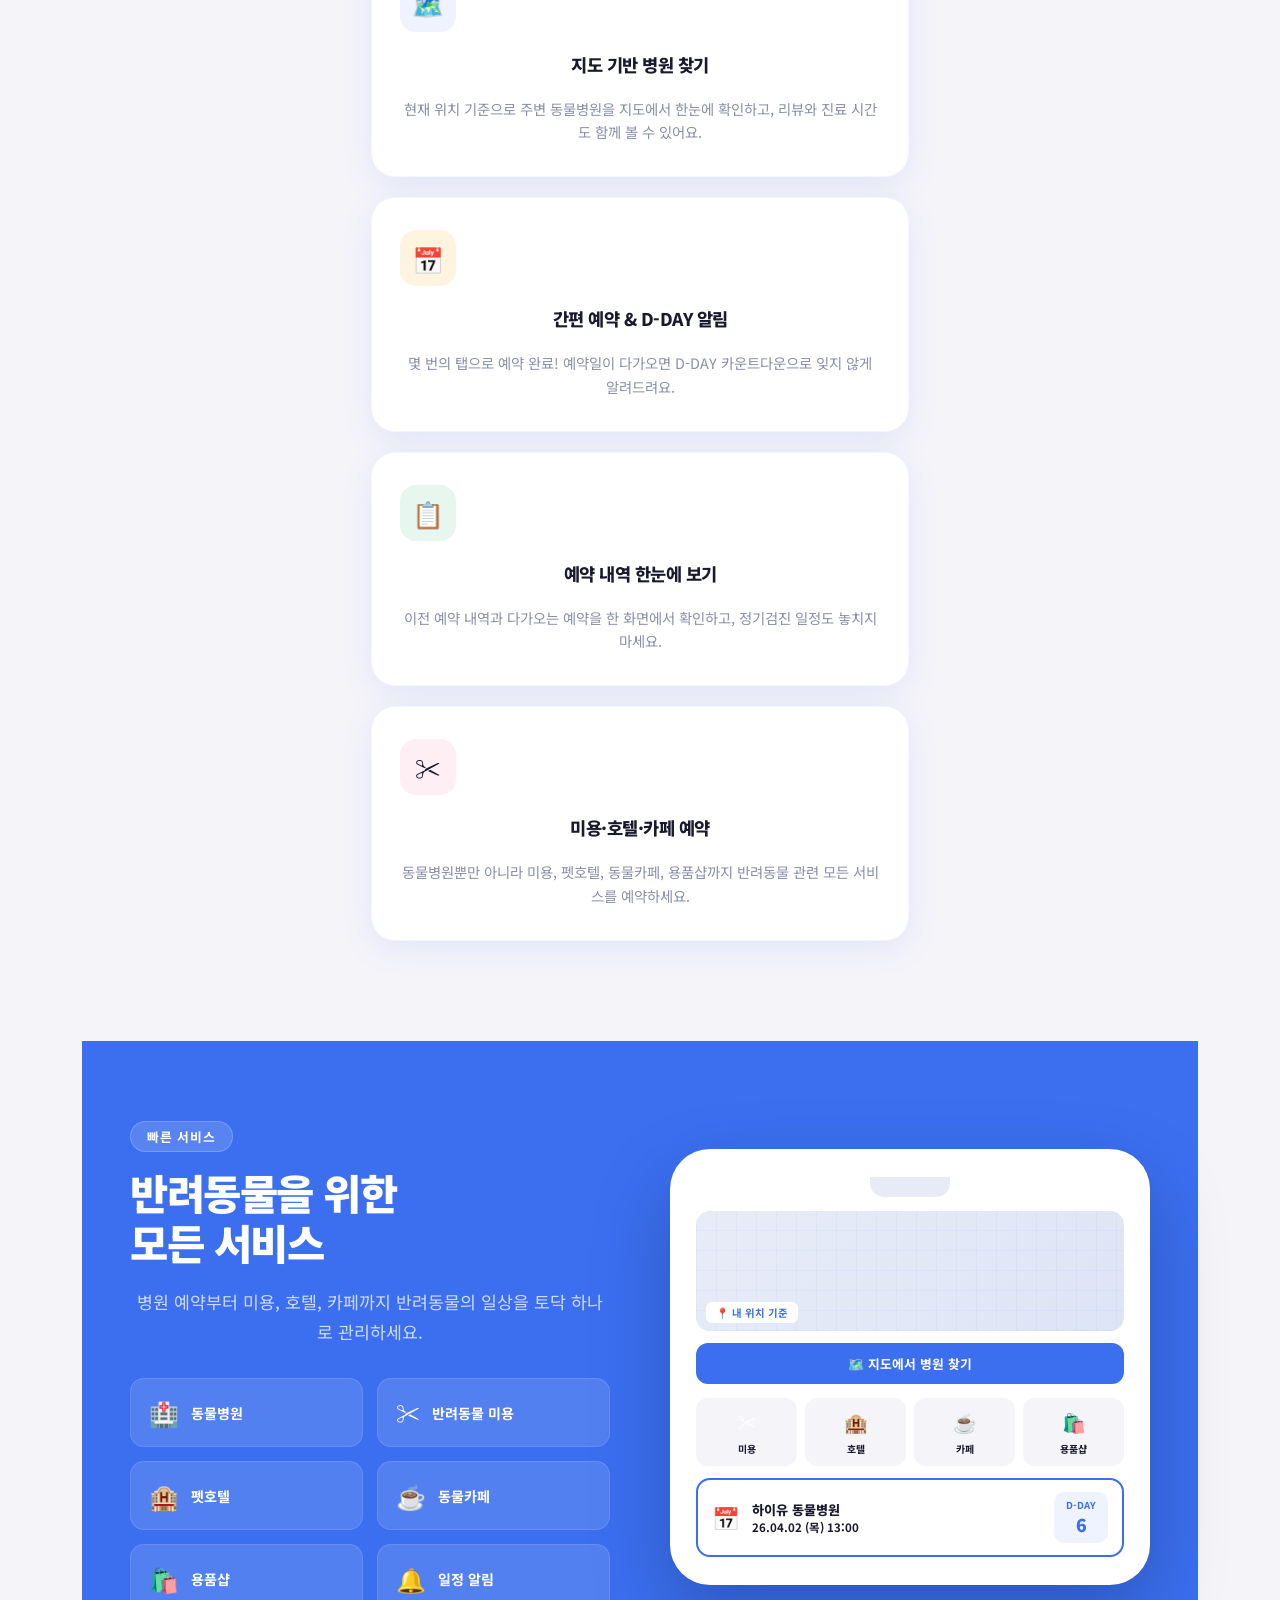
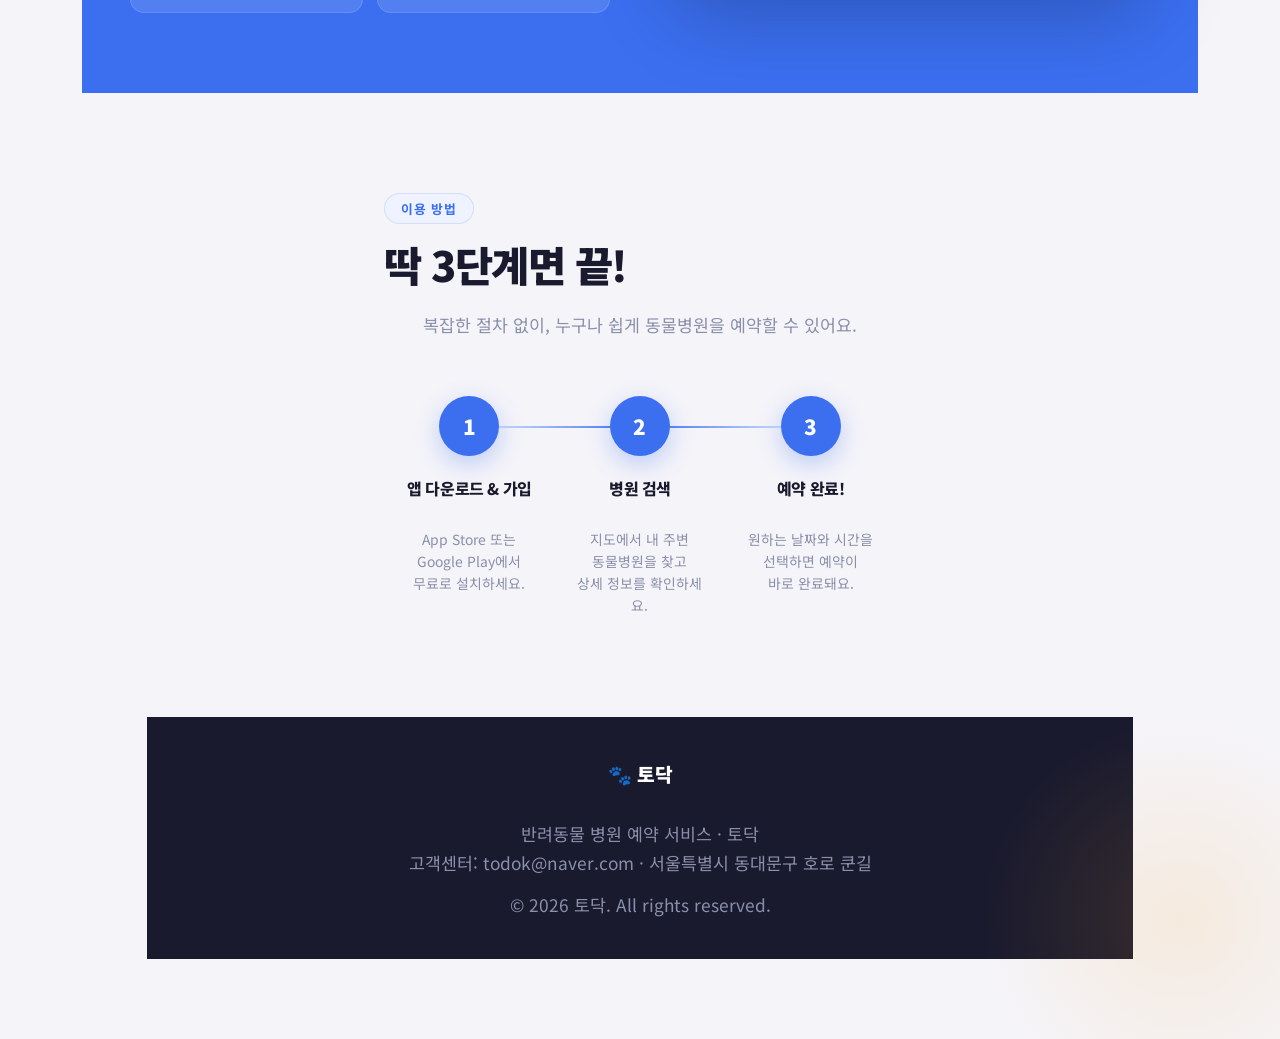
<file: main_page.html>
<!doctype html>
<html lang="ko">
  <head>
    <meta charset="UTF-8" />
    <meta name="viewport" content="width=device-width, initial-scale=1.0" />
    <title>토닥 - 동물병원 예약 이젠 쉽고 빠르게!</title>
    <link
      href="https://fonts.googleapis.com/css2?family=Noto+Sans+KR:wght@400;500;700;900&display=swap"
      rel="stylesheet"
    />
    <link rel="stylesheet" href="style.css" />
  </head>
  <body>
    <!-- NAV -->
    <nav>
      <div class="nav-logo">
        <div class="logo-icon">🐾</div>
        토닥
      </div>
      <button class="nav-login-btn" onclick="location.href='login.html'">
        <svg xmlns="http://www.w3.org/2000/svg" width="22" height="22" viewBox="0 0 24 24" fill="none" stroke="currentColor" stroke-width="2" stroke-linecap="round" stroke-linejoin="round">
      <circle cx="12" cy="8" r="4"/>
      <path d="M4 20c0-4 3.6-7 8-7s8 3 8 7"/>
    </svg>
      </button>
    </nav>

    <!-- HERO -->
    <section class="hero">
      <div class="hero-bg-circle c1"></div>
      <div class="hero-bg-circle c2"></div>
      <div class="hero-badge">🐾 반려동물 전문 병원 예약 앱</div>
      <h1>
        우리 아이를 위한<br /><span class="highlight">가장 쉬운</span>
        동물병원<br />예약 서비스
      </h1>
      <p>
        집, 직장, 어디서든 스마트폰으로 간편하게.<br />가까운 동물병원을 찾고
        예약까지 한 번에!
      </p>
      <div class="hero-btns">
        <a href="#" class="btn-store google">
          <span class="store-icon">▶</span>
          <span class="store-label">
            <span class="store-sub">GET IT ON</span>
            Google Play
          </span>
        </a>
      </div>

      <!-- 폰 목업 -->
      <!-- 폰 목업 -->
<div class="hero-mockup">
  <div class="mockup-row">
    <div class="mockup-item">
      <div class="phone-frame">
        <div class="phone-notch"></div>
        <div class="phone-screen">
          <img src="images/home.png" alt="홈 화면" />
        </div>
      </div>
      <p class="mockup-caption">홈 화면</p>
    </div>
    <div class="mockup-item">
      <div class="phone-frame">
        <div class="phone-notch"></div>
        <div class="phone-screen">
          <img src="images/search.png" alt="병원 찾기" />
        </div>
      </div>
      <p class="mockup-caption">병원 찾기</p>
    </div>
    <div class="mockup-item">
      <div class="phone-frame">
        <div class="phone-notch"></div>
        <div class="phone-screen">
          <img src="images/book.png" alt="예약내역" />
        </div>
      </div>
      <p class="mockup-caption">예약내역</p>
    </div>
    <div class="mockup-item">
      <div class="phone-frame">
        <div class="phone-notch"></div>
        <div class="phone-screen">
          <img src="images/mypage.png" alt="마이 페이지" />
        </div>
      </div>
      <p class="mockup-caption">마이 페이지</p>
    </div>
  </div>
</div>

    <!-- FEATURES -->
    <section class="section" id="features">
      <span class="section-label">주요 기능</span>
      <h2 class="section-title">토닥이 특별한 이유</h2>
      <p class="section-sub">
        반려동물을 위한 모든 서비스를 하나의 앱에서 빠르고 편리하게 이용하세요.
      </p>
      <div class="features-grid">
        <div class="feature-card">
          <div class="feat-icon blue">🗺️</div>
          <h3>지도 기반 병원 찾기</h3>
          <p>
            현재 위치 기준으로 주변 동물병원을 지도에서 한눈에 확인하고, 리뷰와
            진료 시간도 함께 볼 수 있어요.
          </p>
        </div>
        <div class="feature-card">
          <div class="feat-icon orange">📅</div>
          <h3>간편 예약 & D-DAY 알림</h3>
          <p>
            몇 번의 탭으로 예약 완료! 예약일이 다가오면 D-DAY 카운트다운으로
            잊지 않게 알려드려요.
          </p>
        </div>
        <div class="feature-card">
          <div class="feat-icon green">📋</div>
          <h3>예약 내역 한눈에 보기</h3>
          <p>
            이전 예약 내역과 다가오는 예약을 한 화면에서 확인하고, 정기검진
            일정도 놓치지 마세요.
          </p>
        </div>
        <div class="feature-card">
          <div class="feat-icon pink">✂️</div>
          <h3>미용·호텔·카페 예약</h3>
          <p>
            동물병원뿐만 아니라 미용, 펫호텔, 동물카페, 용품샵까지 반려동물 관련
            모든 서비스를 예약하세요.
          </p>
        </div>
      </div>
    </section>

    <!-- SERVICES -->
    <section class="services-section" id="services">
      <div class="services-inner">
        <div>
          <span class="section-label">빠른 서비스</span>
          <h2 class="section-title">반려동물을 위한<br />모든 서비스</h2>
          <p class="section-sub">
            병원 예약부터 미용, 호텔, 카페까지 반려동물의 일상을 토닥 하나로
            관리하세요.
          </p>
          <div class="services-list">
            <div class="svc-chip">
              <span class="chip-icon">🏥</span
              ><span class="chip-text">동물병원</span>
            </div>
            <div class="svc-chip">
              <span class="chip-icon">✂️</span
              ><span class="chip-text">반려동물 미용</span>
            </div>
            <div class="svc-chip">
              <span class="chip-icon">🏨</span
              ><span class="chip-text">펫호텔</span>
            </div>
            <div class="svc-chip">
              <span class="chip-icon">☕</span
              ><span class="chip-text">동물카페</span>
            </div>
            <div class="svc-chip">
              <span class="chip-icon">🛍️</span
              ><span class="chip-text">용품샵</span>
            </div>
            <div class="svc-chip">
              <span class="chip-icon">🔔</span
              ><span class="chip-text">일정 알림</span>
            </div>
          </div>
        </div>
        <div class="big-phone">
          <div class="bp-notch"></div>
          <div class="bp-map">
            <div class="bp-map-grid"></div>
            <div class="bp-map-label">📍 내 위치 기준</div>
          </div>
          <div class="bp-btn">🗺️ 지도에서 병원 찾기</div>
          <div class="bp-services">
            <div class="bp-svc">
              <div class="si">✂️</div>
              <div class="sn">미용</div>
            </div>
            <div class="bp-svc">
              <div class="si">🏨</div>
              <div class="sn">호텔</div>
            </div>
            <div class="bp-svc">
              <div class="si">☕</div>
              <div class="sn">카페</div>
            </div>
            <div class="bp-svc">
              <div class="si">🛍️</div>
              <div class="sn">용품샵</div>
            </div>
          </div>
          <div class="bp-card">
            <span style="font-size: 1.4rem">📅</span>
            <div class="bp-card-info">
              <div class="title">하이유 동물병원</div>
              <div class="date">26.04.02 (목) 13:00</div>
            </div>
            <div class="bp-dday">
              <div class="dl">D-DAY</div>
              <div class="dn">6</div>
            </div>
          </div>
        </div>
      </div>
    </section>

    <!-- HOW IT WORKS -->
    <section class="how-section" id="how">
      <span class="section-label">이용 방법</span>
      <h2 class="section-title">딱 3단계면 끝!</h2>
      <p class="section-sub">
        복잡한 절차 없이, 누구나 쉽게 동물병원을 예약할 수 있어요.
      </p>
      <div class="steps-row">
        <div class="step">
          <div class="step-num">1</div>
          <h4>앱 다운로드 & 가입</h4>
          <p>App Store 또는<br />Google Play에서<br />무료로 설치하세요.</p>
        </div>
        <div class="step">
          <div class="step-num">2</div>
          <h4>병원 검색</h4>
          <p>
            지도에서 내 주변<br />동물병원을 찾고<br />상세 정보를 확인하세요.
          </p>
        </div>
        <div class="step">
          <div class="step-num">3</div>
          <h4>예약 완료!</h4>
          <p>원하는 날짜와 시간을<br />선택하면 예약이<br />바로 완료돼요.</p>
        </div>
      </div>
    </section>

    <!-- FOOTER -->
    <footer>
      <div class="footer-logo">🐾 토닥</div>
      <p>
        반려동물 병원 예약 서비스 · 토닥<br />
        고객센터: todok@naver.com · 서울특별시 동대문구 호로 쿤길
      </p>
      <p style="margin-top: 12px">© 2026 토닥. All rights reserved.</p>
    </footer>
  </body>
</html>
</file>
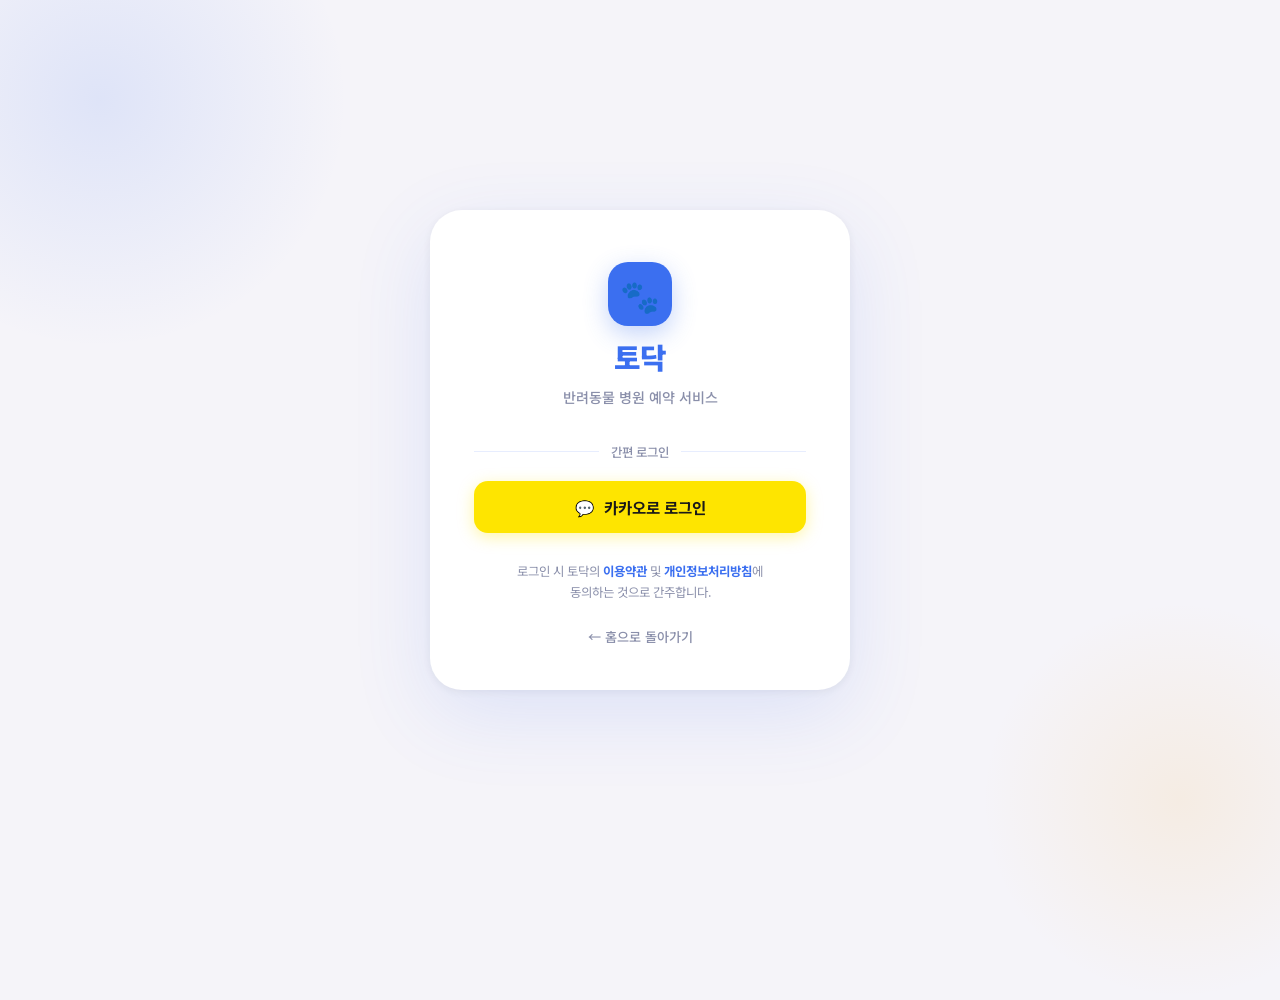
<file: my_page.html>
<!doctype html>
<html lang="ko">
  <head>
    <meta charset="UTF-8" />
    <meta name="viewport" content="width=device-width, initial-scale=1.0" />
    <title>토닥 - 마이페이지</title>
    <link
      href="https://fonts.googleapis.com/css2?family=Noto+Sans+KR:wght@400;500;700;900&display=swap"
      rel="stylesheet"
    />
    <style>
      *, *::before, *::after {
        box-sizing: border-box;
        margin: 0;
        padding: 0;
      }
      :root {
        --blue: #3b6ff0;
        --blue-dark: #2a55cc;
        --blue-light: #eef3ff;
        --bg: #f5f4f9;
        --white: #ffffff;
        --text: #1a1a2e;
        --gray: #8a8faa;
        --red: #e05555;
        --red-light: #fff0f0;
        --card-shadow: 0 8px 32px rgba(59,111,240,0.1);
      }
      body {
        font-family: "Noto Sans KR", sans-serif;
        background: var(--bg);
        color: var(--text);
        min-height: 100vh;
      }

      /* 네비게이션 */
      nav {
        position: fixed;
        top: 0; left: 0; right: 0;
        z-index: 100;
        display: flex;
        align-items: center;
        justify-content: space-between;
        padding: 18px 48px;
        background: rgba(245,244,249,0.9);
        backdrop-filter: blur(16px);
        border-bottom: 1px solid rgba(59,111,240,0.07);
      }
      .nav-logo {
        display: flex;
        align-items: center;
        gap: 10px;
        font-size: 1.5rem;
        font-weight: 900;
        color: var(--blue);
        letter-spacing: -1px;
        text-decoration: none;
      }
      .logo-icon {
        width: 40px;
        height: 40px;
        border-radius: 12px;
        background: var(--blue);
        display: flex;
        align-items: center;
        justify-content: center;
        font-size: 1.3rem;
      }
      .page-wrap {
        max-width: 720px;
        margin: 0 auto;
        padding: 100px 24px 60px;
      }

      /* 프로필 카드 */
      .profile-card {
        background: var(--blue);
        border-radius: 28px;
        padding: 36px 32px;
        display: flex;
        align-items: center;
        gap: 24px;
        margin-bottom: 24px;
        box-shadow: 0 16px 48px rgba(59,111,240,0.25);
        animation: fadeUp 0.5s ease both;
      }
      .profile-img-wrap {
        width: 72px;
        height: 72px;
        border-radius: 50%;
        background: rgba(255,255,255,0.2);
        display: flex;
        align-items: center;
        justify-content: center;
        font-size: 2rem;
        flex-shrink: 0;
        overflow: hidden;
        border: 3px solid rgba(255,255,255,0.4);
      }
      .profile-img-wrap img { width: 100%; height: 100%; object-fit: cover; }
      .profile-info { flex: 1; }
      .profile-greeting { font-size: 0.82rem; color: rgba(255,255,255,0.7); font-weight: 500; margin-bottom: 4px; }
      .profile-name { font-size: 1.4rem; font-weight: 900; color: white; letter-spacing: -0.5px; }
      .profile-badge {
        margin-top: 8px;
        display: inline-flex;
        align-items: center;
        gap: 5px;
        background: rgba(255,255,255,0.15);
        border-radius: 50px;
        padding: 4px 12px;
        font-size: 0.75rem;
        font-weight: 700;
        color: white;
      }

      /* 섹션 헤더 */
      .section-header {
        display: flex;
        align-items: center;
        justify-content: space-between;
        margin-bottom: 16px;
        margin-top: 32px;
      }
      .section-title {
        font-size: 1.05rem;
        font-weight: 900;
        color: var(--text);
        letter-spacing: -0.5px;
        display: flex;
        align-items: center;
        gap: 8px;
      }
      .section-count {
        background: var(--blue-light);
        color: var(--blue);
        font-size: 0.72rem;
        font-weight: 700;
        padding: 2px 10px;
        border-radius: 50px;
      }

      /* =============================================
         예약 카드
         - 예약 취소 버튼 포함
         - 취소됨 상태일 때 .cancelled 클래스 적용
      ============================================= */
      .booking-card {
        background: var(--white);
        border-radius: 20px;
        padding: 20px 22px;
        margin-bottom: 12px;
        box-shadow: var(--card-shadow);
        display: flex;
        align-items: center;
        gap: 16px;
        border: 1px solid rgba(59,111,240,0.06);
        transition: transform 0.2s, box-shadow 0.2s, opacity 0.3s;
        animation: fadeUp 0.5s ease both;
        flex-wrap: wrap; /* 모바일에서 줄바꿈 허용 */
      }
      .booking-card:hover {
        transform: translateY(-3px);
        box-shadow: 0 16px 40px rgba(59,111,240,0.13);
      }
      /* 취소된 예약 스타일 */
      .booking-card.cancelled {
        opacity: 0.5;
        background: #fafafa;
      }
      .booking-card.cancelled .dday-badge {
        background: var(--gray);
      }
      .booking-icon {
        width: 48px;
        height: 48px;
        border-radius: 14px;
        background: var(--blue-light);
        display: flex;
        align-items: center;
        justify-content: center;
        font-size: 1.4rem;
        flex-shrink: 0;
      }
      .booking-info { flex: 1; min-width: 0; }
      .booking-name { font-size: 0.95rem; font-weight: 800; color: var(--text); margin-bottom: 4px; }
      .booking-detail { font-size: 0.78rem; color: var(--gray); font-weight: 500; }
      .cancelled-badge {
        font-size: 0.7rem;
        font-weight: 700;
        color: var(--red);
        background: var(--red-light);
        padding: 2px 8px;
        border-radius: 50px;
        display: none; /* 기본 숨김 */
      }
      .booking-card.cancelled .cancelled-badge { display: inline-flex; }
      .dday-badge {
        background: var(--blue);
        color: white;
        border-radius: 10px;
        padding: 6px 14px;
        text-align: center;
        flex-shrink: 0;
      }
      .dday-label { font-size: 0.6rem; font-weight: 700; }
      .dday-num { font-size: 1rem; font-weight: 900; }

      /* 예약 취소 버튼 */
      .btn-cancel-booking {
        flex-basis: 100%; /* 새 줄에 배치 */
        padding: 9px;
        background: var(--red-light);
        color: var(--red);
        border: 1.5px solid rgba(224,85,85,0.2);
        border-radius: 12px;
        font-size: 0.8rem;
        font-weight: 700;
        font-family: "Noto Sans KR", sans-serif;
        cursor: pointer;
        transition: background 0.18s, border-color 0.18s;
        display: flex;
        align-items: center;
        justify-content: center;
        gap: 5px;
      }
      .btn-cancel-booking:hover {
        background: #ffdede;
        border-color: var(--red);
      }
      /* 취소된 예약에서 버튼 숨김 */
      .booking-card.cancelled .btn-cancel-booking { display: none; }

      /* =============================================
         반려동물 카드
         - 삭제 버튼 포함
      ============================================= */
      .pet-card {
        background: var(--white);
        border-radius: 20px;
        padding: 20px 22px;
        margin-bottom: 12px;
        box-shadow: var(--card-shadow);
        display: flex;
        align-items: center;
        gap: 16px;
        border: 1px solid rgba(59,111,240,0.06);
        transition: transform 0.2s, box-shadow 0.2s;
        animation: fadeUp 0.5s ease both;
        position: relative;
      }
      .pet-card:hover {
        transform: translateY(-3px);
        box-shadow: 0 16px 40px rgba(59,111,240,0.13);
      }
      .pet-emoji {
        width: 56px;
        height: 56px;
        border-radius: 16px;
        background: var(--blue-light);
        display: flex;
        align-items: center;
        justify-content: center;
        font-size: 1.8rem;
        flex-shrink: 0;
        overflow: hidden;
        cursor: pointer;
      }
      .pet-emoji img { width: 100%; height: 100%; object-fit: cover; }
      .pet-info { flex: 1; }
      .pet-name { font-size: 1rem; font-weight: 900; color: var(--text); margin-bottom: 6px; letter-spacing: -0.3px; }
      .pet-tags { display: flex; gap: 6px; flex-wrap: wrap; }
      .pet-tag {
        background: var(--bg);
        color: var(--gray);
        font-size: 0.72rem;
        font-weight: 700;
        padding: 3px 10px;
        border-radius: 50px;
        border: 1px solid rgba(59,111,240,0.08);
      }
      .pet-tag.gender-male { background: #eef3ff; color: var(--blue); }
      .pet-tag.gender-female { background: #fff0f5; color: #e05599; }

      /* 반려동물 삭제 버튼 (카드 우측 상단) */
      .btn-delete-pet {
        position: absolute;
        top: 14px;
        right: 14px;
        width: 28px;
        height: 28px;
        border-radius: 50%;
        background: var(--red-light);
        color: var(--red);
        border: none;
        font-size: 0.8rem;
        cursor: pointer;
        display: flex;
        align-items: center;
        justify-content: center;
        transition: background 0.18s, transform 0.15s;
        font-family: "Noto Sans KR", sans-serif;
      }
      .btn-delete-pet:hover {
        background: #ffdede;
        transform: scale(1.1);
      }

      /* =============================================
         반려동물 추가 버튼
         - 반려동물 목록 아래 표시
      ============================================= */
      .btn-add-pet {
        width: 100%;
        padding: 16px;
        background: var(--white);
        border: 2px dashed rgba(59,111,240,0.25);
        border-radius: 20px;
        color: var(--blue);
        font-size: 0.9rem;
        font-weight: 700;
        font-family: "Noto Sans KR", sans-serif;
        cursor: pointer;
        transition: background 0.2s, border-color 0.2s;
        display: flex;
        align-items: center;
        justify-content: center;
        gap: 8px;
        margin-bottom: 12px;
      }
      .btn-add-pet:hover {
        background: var(--blue-light);
        border-color: var(--blue);
      }

      /* =============================================
         반려동물 추가 모달
      ============================================= */
      .modal-overlay {
        display: none;
        position: fixed;
        top: 0; left: 0; right: 0; bottom: 0;
        background: rgba(0,0,0,0.5);
        z-index: 500;
        align-items: center;
        justify-content: center;
        padding: 20px;
      }
      .modal-overlay.active { display: flex; }
      .modal-box {
        background: var(--white);
        border-radius: 24px;
        padding: 32px 28px;
        width: 100%;
        max-width: 400px;
        box-shadow: 0 24px 80px rgba(0,0,0,0.2);
        animation: fadeUp 0.3s ease both;
      }
      .modal-title {
        font-size: 1.1rem;
        font-weight: 900;
        color: var(--text);
        margin-bottom: 24px;
        letter-spacing: -0.5px;
      }
      .modal-field {
        margin-bottom: 16px;
      }
      .modal-label {
        display: block;
        font-size: 0.78rem;
        font-weight: 700;
        color: var(--gray);
        margin-bottom: 6px;
      }
      .modal-input {
        width: 100%;
        padding: 11px 14px;
        border: 2px solid rgba(59,111,240,0.15);
        border-radius: 12px;
        font-size: 0.88rem;
        font-family: "Noto Sans KR", sans-serif;
        color: var(--text);
        background: var(--bg);
        outline: none;
        transition: border-color 0.2s;
      }
      .modal-input:focus {
        border-color: var(--blue);
        background: var(--white);
      }
      /* 성별 선택 라디오 버튼 커스텀 */
      .gender-select {
        display: flex;
        gap: 10px;
      }
      .gender-btn {
        flex: 1;
        padding: 10px;
        border-radius: 12px;
        border: 2px solid rgba(59,111,240,0.15);
        background: var(--bg);
        font-size: 0.85rem;
        font-weight: 700;
        font-family: "Noto Sans KR", sans-serif;
        cursor: pointer;
        text-align: center;
        transition: all 0.18s;
        color: var(--gray);
      }
      .gender-btn.selected-male {
        border-color: var(--blue);
        background: var(--blue-light);
        color: var(--blue);
      }
      .gender-btn.selected-female {
        border-color: #e05599;
        background: #fff0f5;
        color: #e05599;
      }
      .modal-btns {
        display: flex;
        gap: 10px;
        margin-top: 24px;
      }
      .modal-btn {
        flex: 1;
        padding: 13px;
        border-radius: 14px;
        border: none;
        font-size: 0.88rem;
        font-weight: 700;
        font-family: "Noto Sans KR", sans-serif;
        cursor: pointer;
        transition: all 0.18s;
      }
      .modal-btn.cancel {
        background: var(--bg);
        color: var(--gray);
      }
      .modal-btn.cancel:hover { background: #ebebeb; }
      .modal-btn.confirm {
        background: var(--blue);
        color: white;
        box-shadow: 0 4px 16px rgba(59,111,240,0.3);
      }
      .modal-btn.confirm:hover {
        background: var(--blue-dark);
        transform: translateY(-1px);
      }

      /* =============================================
         예약 취소 확인 모달
      ============================================= */
      .confirm-modal-overlay {
        display: none;
        position: fixed;
        top: 0; left: 0; right: 0; bottom: 0;
        background: rgba(0,0,0,0.5);
        z-index: 500;
        align-items: center;
        justify-content: center;
        padding: 20px;
      }
      .confirm-modal-overlay.active { display: flex; }
      .confirm-box {
        background: var(--white);
        border-radius: 24px;
        padding: 32px 28px;
        width: 100%;
        max-width: 340px;
        text-align: center;
        animation: fadeUp 0.3s ease both;
      }
      .confirm-emoji { font-size: 2.5rem; margin-bottom: 12px; }
      .confirm-title { font-size: 1rem; font-weight: 900; color: var(--text); margin-bottom: 8px; }
      .confirm-desc { font-size: 0.82rem; color: var(--gray); font-weight: 500; margin-bottom: 24px; line-height: 1.6; }
      .confirm-btns { display: flex; gap: 10px; }
      .confirm-btn {
        flex: 1;
        padding: 13px;
        border-radius: 14px;
        border: none;
        font-size: 0.88rem;
        font-weight: 700;
        font-family: "Noto Sans KR", sans-serif;
        cursor: pointer;
        transition: all 0.18s;
      }
      .confirm-btn.no { background: var(--bg); color: var(--gray); }
      .confirm-btn.no:hover { background: #ebebeb; }
      .confirm-btn.yes { background: var(--red); color: white; box-shadow: 0 4px 16px rgba(224,85,85,0.3); }
      .confirm-btn.yes:hover { background: #c94444; transform: translateY(-1px); }

      /* 토스트 알림 */
      .toast {
        position: fixed;
        bottom: 32px;
        left: 50%;
        transform: translateX(-50%) translateY(20px);
        background: #1a1a2e;
        color: white;
        padding: 12px 24px;
        border-radius: 50px;
        font-size: 0.85rem;
        font-weight: 600;
        font-family: "Noto Sans KR", sans-serif;
        z-index: 999;
        opacity: 0;
        transition: opacity 0.3s, transform 0.3s;
        white-space: nowrap;
      }
      .toast.show {
        opacity: 1;
        transform: translateX(-50%) translateY(0);
      }

      /* 로그아웃, 홈 링크 */
      .logout-btn {
        width: 100%;
        margin-top: 32px;
        padding: 16px;
        background: var(--white);
        border: 1.5px solid rgba(59,111,240,0.15);
        border-radius: 16px;
        color: var(--gray);
        font-size: 0.9rem;
        font-weight: 700;
        font-family: "Noto Sans KR", sans-serif;
        cursor: pointer;
        transition: background 0.2s, color 0.2s, border-color 0.2s;
        display: flex;
        align-items: center;
        justify-content: center;
        gap: 8px;
      }
      .logout-btn:hover { background: #fff0f0; color: var(--red); border-color: var(--red); }
      .back-home {
        display: flex;
        align-items: center;
        justify-content: center;
        gap: 6px;
        margin-top: 16px;
        font-size: 0.82rem;
        color: var(--gray);
        text-decoration: none;
        font-weight: 500;
        transition: color 0.2s;
      }
      .back-home:hover { color: var(--blue); }

      /* 비디오 모달 */
      .video-modal {
        display: none;
        position: fixed;
        top: 0; left: 0; right: 0; bottom: 0;
        background: rgba(0,0,0,0.75);
        z-index: 999;
        align-items: center;
        justify-content: center;
      }
      .video-modal.active { display: flex; }
      .video-wrap {
        position: relative;
        background: #000;
        border-radius: 16px;
        overflow: hidden;
        max-width: 480px;
        width: 90%;
      }
      .video-wrap video { width: 100%; display: block; }
      .video-close {
        position: absolute;
        top: 10px; right: 10px;
        background: rgba(0,0,0,0.5);
        color: white;
        border: none;
        border-radius: 50%;
        width: 32px;
        height: 32px;
        font-size: 1rem;
        cursor: pointer;
        display: flex;
        align-items: center;
        justify-content: center;
        z-index: 10;
      }

      @keyframes fadeUp {
        from { opacity: 0; transform: translateY(20px); }
        to { opacity: 1; transform: translateY(0); }
      }
      @media (max-width: 768px) {
        nav { padding: 14px 20px; }
        .page-wrap { padding: 80px 16px 40px; }
        .profile-card { padding: 24px 20px; }
      }
    </style>
  </head>
  <body>
    <nav>
      <a href="index.html" class="nav-logo">
        <div class="logo-icon">🐾</div>
        토닥
      </a>
    </nav>

    <div class="page-wrap">
      <!-- 프로필 카드 -->
      <div class="profile-card">
        <div class="profile-img-wrap">
          <img
            id="profileImgEl"
            src=""
            alt="프로필"
            onerror="this.style.display='none'; this.parentElement.innerHTML='🐾';"
          />
        </div>
        <div class="profile-info">
          <div class="profile-greeting">안녕하세요!</div>
          <div class="profile-name"><span id="nicknameEl">사용자</span>님</div>
          <div class="profile-badge">🐾 토닥 회원</div>
        </div>
      </div>

      <!-- =============================================
           예정된 예약 목록
           - 각 카드에 예약 취소 버튼 포함
           - data-booking-id 로 카드 식별
      ============================================= -->
      <div class="section-header">
        <div class="section-title">
          📅 예정된 예약
          <span class="section-count" id="bookingCount">2건</span>
        </div>
      </div>

      <div class="booking-card" data-booking-id="1" style="animation-delay:0.1s">
        <div class="booking-icon">🏥</div>
        <div class="booking-info">
          <div class="booking-name">하이유 동물병원</div>
          <div class="booking-detail">정기검진 · 2026.04.02 (목) 13:00</div>
          <span class="cancelled-badge">❌ 취소됨</span>
        </div>
        <div class="dday-badge" data-date="2026-04-02">
          <div class="dday-label">D-DAY</div>
          <div class="dday-num">-</div>
        </div>
        <!-- 예약 취소 버튼 -->
        <button class="btn-cancel-booking" data-booking-id="1">
          🗑️ 예약 취소
        </button>
      </div>

      <div class="booking-card" data-booking-id="2" style="animation-delay:0.2s">
        <div class="booking-icon">✂️</div>
        <div class="booking-info">
          <div class="booking-name">럭키 펫 미용</div>
          <div class="booking-detail">전체 미용 · 2026.04.15 (수) 10:00</div>
          <span class="cancelled-badge">❌ 취소됨</span>
        </div>
        <div class="dday-badge" data-date="2026-04-15">
          <div class="dday-label">D-DAY</div>
          <div class="dday-num">-</div>
        </div>
        <button class="btn-cancel-booking" data-booking-id="2">
          🗑️ 예약 취소
        </button>
      </div>

      <!-- =============================================
           내 반려동물 목록
           - 각 카드에 삭제 버튼 포함
           - 추가 버튼으로 새 반려동물 등록 가능
      ============================================= -->
      <div class="section-header">
        <div class="section-title">
          🐾 내 반려동물
          <span class="section-count" id="petCount">2마리</span>
        </div>
      </div>

      <!-- 반려동물 카드 목록 컨테이너 (동적 카드가 여기에 추가됨) -->
      <div id="petList">
        <!-- 호 카드 -->
        <div class="pet-card" data-pet-id="ho" style="animation-delay:0.3s">
          <div class="pet-emoji" data-pet="ho">
            <img src="images/ho.png" alt="호" />
          </div>
          <div class="pet-info">
            <div class="pet-name">호</div>
            <div class="pet-tags">
              <span class="pet-tag">코리안 숏헤어</span>
              <span class="pet-tag gender-male">♂ 수컷</span>
              <span class="pet-tag">6살</span>
            </div>
          </div>
          <button class="btn-delete-pet" data-pet-id="ho" title="삭제">✕</button>
        </div>

        <!-- 쿤 카드 -->
        <div class="pet-card" data-pet-id="kun" style="animation-delay:0.4s">
          <div class="pet-emoji">
            <img src="images/kun1.png" alt="쿤" />
          </div>
          <div class="pet-info">
            <div class="pet-name">쿤</div>
            <div class="pet-tags">
              <span class="pet-tag">코리안 숏헤어</span>
              <span class="pet-tag gender-female">♀ 암컷</span>
              <span class="pet-tag">6살</span>
            </div>
          </div>
          <button class="btn-delete-pet" data-pet-id="kun" title="삭제">✕</button>
        </div>
      </div>

      <!-- 반려동물 추가 버튼 -->
      <button class="btn-add-pet" id="btnAddPet">
        ➕ 반려동물 추가하기
      </button>

      <button class="logout-btn" id="logoutBtn">🚪 로그아웃</button>
      <a href="index.html" class="back-home">← 홈으로 돌아가기</a>
    </div>

    <!-- =============================================
         예약 취소 확인 모달
         - 취소 버튼 클릭 시 표시
    ============================================= -->
    <div class="confirm-modal-overlay" id="cancelModal">
      <div class="confirm-box">
        <div class="confirm-emoji">🗑️</div>
        <div class="confirm-title">예약을 취소할까요?</div>
        <div class="confirm-desc">
          취소한 예약은 되돌릴 수 없어요.<br />
          정말 취소하시겠어요?
        </div>
        <div class="confirm-btns">
          <button class="confirm-btn no" id="cancelModalNo">아니요</button>
          <button class="confirm-btn yes" id="cancelModalYes">네, 취소할게요</button>
        </div>
      </div>
    </div>

    <!-- =============================================
         반려동물 추가 모달
         - 이름, 품종, 성별, 나이 입력
    ============================================= -->
    <div class="modal-overlay" id="addPetModal">
      <div class="modal-box">
        <div class="modal-title">🐾 반려동물 추가</div>

        <div class="modal-field">
          <label class="modal-label">이름 *</label>
          <input type="text" class="modal-input" id="petNameInput" placeholder="예) 초코, 루나" maxlength="10" />
        </div>

        <div class="modal-field">
          <label class="modal-label">품종</label>
          <input type="text" class="modal-input" id="petBreedInput" placeholder="예) 말티즈, 코리안 숏헤어" maxlength="20" />
        </div>

        <div class="modal-field">
          <label class="modal-label">성별</label>
          <div class="gender-select">
            <button class="gender-btn" id="genderMale" data-gender="male">♂ 수컷</button>
            <button class="gender-btn" id="genderFemale" data-gender="female">♀ 암컷</button>
          </div>
        </div>

        <div class="modal-field">
          <label class="modal-label">나이</label>
          <input type="number" class="modal-input" id="petAgeInput" placeholder="예) 3" min="0" max="30" />
        </div>

        <div class="modal-btns">
          <button class="modal-btn cancel" id="addPetCancel">취소</button>
          <button class="modal-btn confirm" id="addPetConfirm">추가하기</button>
        </div>
      </div>
    </div>

    <!-- 반려동물 삭제 확인 모달 -->
    <div class="confirm-modal-overlay" id="deletePetModal">
      <div class="confirm-box">
        <div class="confirm-emoji">🐾</div>
        <div class="confirm-title">반려동물을 삭제할까요?</div>
        <div class="confirm-desc" id="deletePetDesc">삭제하면 목록에서 제거돼요.</div>
        <div class="confirm-btns">
          <button class="confirm-btn no" id="deletePetNo">아니요</button>
          <button class="confirm-btn yes" id="deletePetYes">네, 삭제할게요</button>
        </div>
      </div>
    </div>

    <!-- 비디오 모달 -->
    <div class="video-modal" id="videoModal">
      <div class="video-wrap">
        <button class="video-close" id="videoClose">✕</button>
        <video id="videoPlayer" controls></video>
      </div>
    </div>

    <!-- 토스트 알림 -->
    <div class="toast" id="toast"></div>

    <!-- jQuery -->
    <script src="https://code.jquery.com/jquery-3.7.1.min.js"></script>
    <!-- 카카오 SDK -->
    <script
      src="https://t1.kakaocdn.net/kakao_js_sdk/2.7.2/kakao.min.js"
      integrity="sha384-TiCUE00h649CAMonG018J2ujOgDKW/kVWlChEuu4jK2vxfAAD0eZxzCKakxg55G4"
      crossorigin="anonymous"
    ></script>

    <script>
      // =============================================
      // 동영상 경로 매핑
      // =============================================
      var petVideos = {
        ho: "images/hogguk.mp4",
        kun: "images/kungguk.mp4",
      };

      // =============================================
      // 현재 처리 중인 ID 저장 변수
      // - 모달에서 "확인" 눌렀을 때 어떤 카드인지 식별
      // =============================================
      var pendingCancelId = null;  // 취소 대기 중인 예약 ID
      var pendingDeleteId = null;  // 삭제 대기 중인 반려동물 ID
      var selectedGender = "";     // 추가 모달에서 선택한 성별

      // =============================================
      // 토스트 알림 표시 함수
      // @param msg - 표시할 메시지
      // @param duration - 표시 시간(ms), 기본 2000
      // =============================================
      function showToast(msg, duration) {
        duration = duration || 2000;
        var $toast = $("#toast");
        $toast.text(msg).addClass("show");
        setTimeout(function () {
          $toast.removeClass("show");
        }, duration);
      }

      // =============================================
      // 동영상 모달 열기
      // =============================================
      function openVideo(petName) {
        if (!petVideos[petName]) return;
        var $player = $("#videoPlayer");
        $player.attr("src", petVideos[petName]);
        $("#videoModal").addClass("active");
        $player[0].play().catch(function () {});
      }

      // =============================================
      // 동영상 모달 닫기
      // =============================================
      function closeVideo() {
        var $player = $("#videoPlayer");
        $player[0].pause();
        $player[0].currentTime = 0;
        $("#videoModal").removeClass("active");
      }

      // =============================================
      // D-DAY 계산 함수
      // @param dateStr - "YYYY-MM-DD" 형식
      // @return 남은 일수 (양수: 미래, 0: 오늘, 음수: 과거)
      // =============================================
      function calcDday(dateStr) {
        var today = new Date();
        today.setHours(0, 0, 0, 0);
        var target = new Date(dateStr);
        return Math.ceil((target - today) / (1000 * 60 * 60 * 24));
      }

      // =============================================
      // 예약 건수 뱃지 업데이트
      // - 취소되지 않은 카드만 카운트
      // =============================================
      function updateBookingCount() {
        var count = $(".booking-card:not(.cancelled)").length;
        $("#bookingCount").text(count + "건");
      }

      // =============================================
      // 반려동물 마릿수 뱃지 업데이트
      // =============================================
      function updatePetCount() {
        var count = $(".pet-card").length;
        $("#petCount").text(count + "마리");
      }

      // =============================================
      // 반려동물 추가 모달 초기화 (입력값 비우기)
      // =============================================
      function resetAddPetModal() {
        $("#petNameInput").val("");
        $("#petBreedInput").val("");
        $("#petAgeInput").val("");
        selectedGender = "";
        $(".gender-btn").removeClass("selected-male selected-female");
      }

      // =============================================
      // 반려동물 카드 HTML 생성 함수
      // @param pet - { id, name, breed, gender, age } 객체
      // @return 카드 HTML 문자열
      // =============================================
      function createPetCardHtml(pet) {
        var genderClass = pet.gender === "male" ? "gender-male" : "gender-female";
        var genderText = pet.gender === "male" ? "♂ 수컷" : "♀ 암컷";
        var ageText = pet.age ? pet.age + "살" : "";
        var breedText = pet.breed || "품종 미상";

        return [
          '<div class="pet-card" data-pet-id="' + pet.id + '">',
            '<div class="pet-emoji" style="font-size:2rem;">🐾</div>',
            '<div class="pet-info">',
              '<div class="pet-name">' + pet.name + '</div>',
              '<div class="pet-tags">',
                '<span class="pet-tag">' + breedText + '</span>',
                (pet.gender ? '<span class="pet-tag ' + genderClass + '">' + genderText + '</span>' : ""),
                (ageText ? '<span class="pet-tag">' + ageText + '</span>' : ""),
              '</div>',
            '</div>',
            '<button class="btn-delete-pet" data-pet-id="' + pet.id + '" title="삭제">✕</button>',
          '</div>'
        ].join("");
      }

      // =============================================
      // jQuery DOM 준비 완료 후 실행
      // =============================================
      $(document).ready(function () {

        // --- 로그인 상태 확인 ---
        if (!localStorage.getItem("isLoggedIn")) {
          window.location.href = "login.html";
          return;
        }

        // --- 사용자 정보 표시 ---
        var nickname = localStorage.getItem("nickname") || "사용자";
        var profileImg = localStorage.getItem("profileImg");
        $("#nicknameEl").text(nickname);
        if (profileImg) {
          $("#profileImgEl").attr("src", profileImg);
        }

        // --- D-DAY 계산 후 뱃지에 표시 ---
        $(".dday-badge").each(function () {
          var days = calcDday($(this).data("date"));
          var $num = $(this).find(".dday-num");
          if (days > 0)       $num.text(days);
          else if (days === 0) $num.text("D-Day");
          else                 $num.text("D+" + Math.abs(days));
        });

        // =============================================
        // 예약 취소 버튼 클릭 (jQuery 이벤트 위임)
        // - 동적으로 추가된 버튼에도 작동하도록 위임
        // =============================================
        $(document).on("click", ".btn-cancel-booking", function () {
          // 이미 취소된 카드는 버튼이 숨겨지므로 이 코드는 실행 안 됨
          pendingCancelId = $(this).data("booking-id");
          $("#cancelModal").addClass("active");
        });

        // 취소 모달 - 아니요 버튼
        $("#cancelModalNo").on("click", function () {
          pendingCancelId = null;
          $("#cancelModal").removeClass("active");
        });

        // 취소 모달 - 네, 취소할게요 버튼
        $("#cancelModalYes").on("click", function () {
          if (!pendingCancelId) return;

          // data-booking-id 속성으로 해당 카드를 찾아서 .cancelled 클래스 추가
          var $card = $('[data-booking-id="' + pendingCancelId + '"]');
          $card.addClass("cancelled");

          $("#cancelModal").removeClass("active");
          pendingCancelId = null;

          updateBookingCount(); // 건수 뱃지 업데이트
          showToast("✅ 예약이 취소되었어요.");
        });

        // =============================================
        // 반려동물 추가 버튼 클릭 → 모달 열기
        // =============================================
        $("#btnAddPet").on("click", function () {
          resetAddPetModal();
          $("#addPetModal").addClass("active");
          setTimeout(function () { $("#petNameInput").focus(); }, 300);
        });

        // 추가 모달 - 취소 버튼
        $("#addPetCancel").on("click", function () {
          $("#addPetModal").removeClass("active");
        });

        // 추가 모달 - 성별 버튼 선택
        $(".gender-btn").on("click", function () {
          $(".gender-btn").removeClass("selected-male selected-female");
          selectedGender = $(this).data("gender");
          if (selectedGender === "male") $(this).addClass("selected-male");
          else $(this).addClass("selected-female");
        });

        // 추가 모달 - 추가하기 버튼
        $("#addPetConfirm").on("click", function () {
          var name = $("#petNameInput").val().trim();
          if (!name) {
            $("#petNameInput").focus();
            showToast("⚠️ 이름을 입력해주세요.");
            return;
          }

          // 새 반려동물 데이터 객체 생성
          var newPet = {
            id: "pet_" + Date.now(), // 고유 ID (timestamp 활용)
            name: name,
            breed: $("#petBreedInput").val().trim(),
            gender: selectedGender,
            age: $("#petAgeInput").val().trim(),
          };

          // 카드 HTML 생성 후 목록에 추가
          var cardHtml = createPetCardHtml(newPet);
          $("#petList").append(cardHtml);

          $("#addPetModal").removeClass("active");
          updatePetCount();
          showToast("🐾 " + name + " 가(이) 추가되었어요!");
        });

        // =============================================
        // 반려동물 삭제 버튼 클릭 (이벤트 위임)
        // - 나중에 추가된 카드의 버튼도 작동
        // =============================================
        $(document).on("click", ".btn-delete-pet", function (e) {
          e.stopPropagation(); // 카드 클릭 이벤트와 분리
          pendingDeleteId = $(this).data("pet-id");

          // 삭제할 반려동물 이름 가져와서 모달에 표시
          var petName = $(this).closest(".pet-card").find(".pet-name").text();
          $("#deletePetDesc").text('"' + petName + '" 를 목록에서 삭제할게요.');
          $("#deletePetModal").addClass("active");
        });

        // 삭제 모달 - 아니요 버튼
        $("#deletePetNo").on("click", function () {
          pendingDeleteId = null;
          $("#deletePetModal").removeClass("active");
        });

        // 삭제 모달 - 네, 삭제할게요 버튼
        $("#deletePetYes").on("click", function () {
          if (!pendingDeleteId) return;

          // data-pet-id 속성으로 카드를 찾아서 애니메이션 후 제거
          var $card = $('[data-pet-id="' + pendingDeleteId + '"].pet-card');
          var petName = $card.find(".pet-name").text();

          // 부드러운 사라짐 애니메이션 후 DOM에서 제거
          $card.css({ transition: "all 0.3s", opacity: 0, transform: "translateX(20px)" });
          setTimeout(function () {
            $card.remove();
            updatePetCount();
          }, 300);

          $("#deletePetModal").removeClass("active");
          pendingDeleteId = null;
          showToast("🗑️ " + petName + " 가(이) 삭제되었어요.");
        });

        // =============================================
        // 반려동물 이미지 클릭 → 동영상 재생
        // =============================================
        $(document).on("click", ".pet-emoji", function () {
          var petName = $(this).data("pet");
          if (petName) openVideo(petName);
        });

        // 비디오 모달 닫기
        $("#videoClose").on("click", closeVideo);
        $("#videoModal").on("click", closeVideo);
        $(".video-wrap").on("click", function (e) { e.stopPropagation(); });

        // 모달 배경 클릭 시 닫기
        $("#addPetModal").on("click", function (e) {
          if ($(e.target).is("#addPetModal")) $("#addPetModal").removeClass("active");
        });
        $("#cancelModal").on("click", function (e) {
          if ($(e.target).is("#cancelModal")) {
            pendingCancelId = null;
            $("#cancelModal").removeClass("active");
          }
        });
        $("#deletePetModal").on("click", function (e) {
          if ($(e.target).is("#deletePetModal")) {
            pendingDeleteId = null;
            $("#deletePetModal").removeClass("active");
          }
        });

        // 로그아웃
        $("#logoutBtn").on("click", function () {
          localStorage.removeItem("isLoggedIn");
          localStorage.removeItem("nickname");
          localStorage.removeItem("profileImg");
          window.location.href = "login.html";
        });

      });
    </script>
  </body>
</html>
</file>
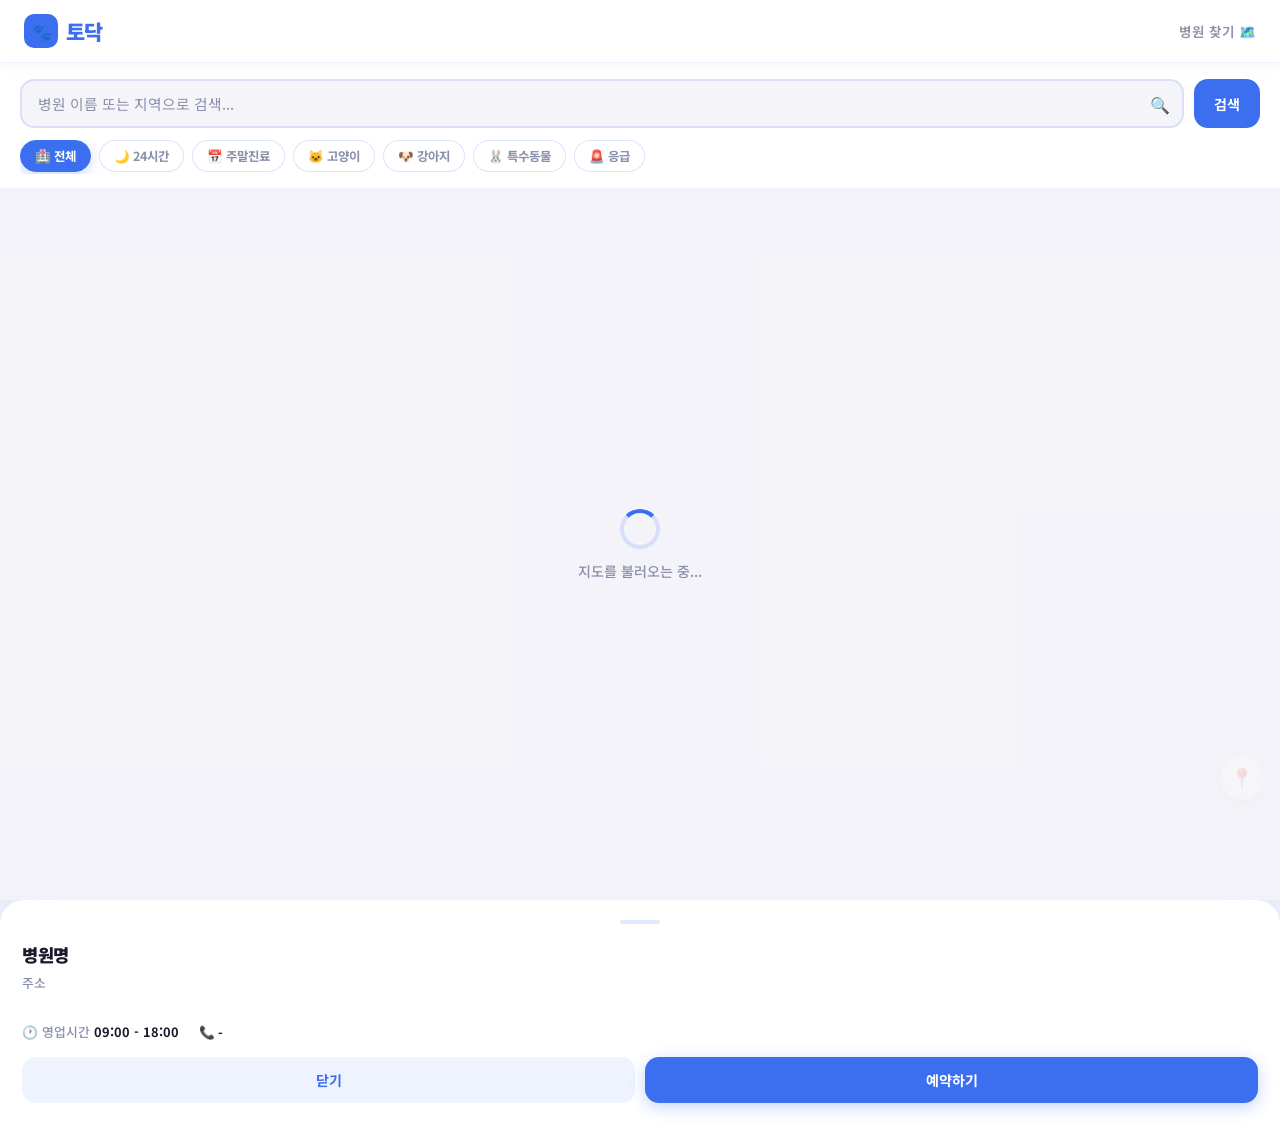
<file: search.html>
<!doctype html>
<html lang="ko">
  <head>
    <meta charset="UTF-8" />
    <meta name="viewport" content="width=device-width, initial-scale=1.0" />
    <title>토닥 - 병원 찾기</title>
    <link
      href="https://fonts.googleapis.com/css2?family=Noto+Sans+KR:wght@400;500;700;900&display=swap"
      rel="stylesheet"
    />
    <style>
      *,
      *::before,
      *::after {
        box-sizing: border-box;
        margin: 0;
        padding: 0;
      }
      :root {
        --blue: #3b6ff0;
        --blue-dark: #2a55cc;
        --blue-light: #eef3ff;
        --bg: #f5f4f9;
        --white: #ffffff;
        --text: #1a1a2e;
        --gray: #8a8faa;
        --card-shadow: 0 8px 32px rgba(59, 111, 240, 0.1);
      }
      body {
        font-family: "Noto Sans KR", sans-serif;
        background: var(--bg);
        color: var(--text);
        height: 100vh;
        display: flex;
        flex-direction: column;
        overflow: hidden;
      }
      nav {
        position: relative;
        z-index: 200;
        display: flex;
        align-items: center;
        justify-content: space-between;
        padding: 14px 24px;
        background: var(--white);
        border-bottom: 1px solid rgba(59, 111, 240, 0.08);
        box-shadow: 0 2px 12px rgba(59, 111, 240, 0.07);
        flex-shrink: 0;
      }
      .nav-logo {
        display: flex;
        align-items: center;
        gap: 8px;
        font-size: 1.3rem;
        font-weight: 900;
        color: var(--blue);
        letter-spacing: -1px;
        text-decoration: none;
      }
      .logo-icon {
        width: 34px;
        height: 34px;
        border-radius: 10px;
        background: var(--blue);
        display: flex;
        align-items: center;
        justify-content: center;
        font-size: 1rem;
      }
      .search-panel {
        background: var(--white);
        padding: 16px 20px 14px;
        border-bottom: 1px solid rgba(59, 111, 240, 0.08);
        box-shadow: 0 4px 20px rgba(59, 111, 240, 0.08);
        z-index: 100;
        flex-shrink: 0;
      }
      .search-bar {
        display: flex;
        gap: 10px;
        margin-bottom: 12px;
      }
      .search-input-wrap {
        flex: 1;
        position: relative;
      }
      .search-input-wrap input {
        width: 100%;
        padding: 12px 44px 12px 16px;
        border: 2px solid rgba(59, 111, 240, 0.15);
        border-radius: 14px;
        font-size: 0.92rem;
        font-family: "Noto Sans KR", sans-serif;
        color: var(--text);
        background: var(--bg);
        outline: none;
        transition:
          border-color 0.2s,
          box-shadow 0.2s;
      }
      .search-input-wrap input:focus {
        border-color: var(--blue);
        box-shadow: 0 0 0 3px rgba(59, 111, 240, 0.1);
        background: var(--white);
      }
      .search-input-wrap input::placeholder {
        color: var(--gray);
      }
      .search-icon {
        position: absolute;
        right: 14px;
        top: 50%;
        transform: translateY(-50%);
        color: var(--gray);
        font-size: 1rem;
        pointer-events: none;
      }
      .btn-search {
        padding: 0 20px;
        background: var(--blue);
        color: white;
        border: none;
        border-radius: 14px;
        font-size: 0.88rem;
        font-weight: 700;
        font-family: "Noto Sans KR", sans-serif;
        cursor: pointer;
        white-space: nowrap;
        transition:
          background 0.2s,
          transform 0.15s;
      }
      .btn-search:hover {
        background: var(--blue-dark);
        transform: translateY(-1px);
      }
      .filter-tags {
        display: flex;
        gap: 8px;
        overflow-x: auto;
        padding-bottom: 2px;
        scrollbar-width: none;
      }
      .filter-tags::-webkit-scrollbar {
        display: none;
      }
      .filter-tag {
        flex-shrink: 0;
        padding: 6px 14px;
        border-radius: 50px;
        border: 1.5px solid rgba(59, 111, 240, 0.18);
        background: var(--white);
        color: var(--gray);
        font-size: 0.78rem;
        font-weight: 700;
        font-family: "Noto Sans KR", sans-serif;
        cursor: pointer;
        transition: all 0.18s;
        white-space: nowrap;
      }
      .filter-tag:hover {
        border-color: var(--blue);
        color: var(--blue);
        background: var(--blue-light);
      }
      .filter-tag.active {
        background: var(--blue);
        color: white;
        border-color: var(--blue);
        box-shadow: 0 4px 12px rgba(59, 111, 240, 0.25);
      }
      #map {
        flex: 1;
        width: 100%;
        position: relative;
      }
      .btn-my-location {
        position: absolute;
        bottom: 100px;
        right: 16px;
        z-index: 150;
        width: 44px;
        height: 44px;
        border-radius: 50%;
        background: var(--white);
        border: none;
        box-shadow: 0 4px 16px rgba(0, 0, 0, 0.15);
        display: flex;
        align-items: center;
        justify-content: center;
        font-size: 1.2rem;
        cursor: pointer;
        transition:
          transform 0.2s,
          box-shadow 0.2s;
      }
      .btn-my-location:hover {
        transform: scale(1.08);
        box-shadow: 0 8px 24px rgba(0, 0, 0, 0.2);
      }
      .hospital-sheet {
        position: absolute;
        bottom: 0;
        left: 0;
        right: 0;
        z-index: 150;
        background: var(--white);
        border-radius: 24px 24px 0 0;
        padding: 20px 22px 32px;
        box-shadow: 0 -8px 40px rgba(59, 111, 240, 0.15);
        transform: translateY(100%);
        transition: transform 0.35s cubic-bezier(0.34, 1.2, 0.64, 1);
      }
      .hospital-sheet.show {
        transform: translateY(0);
      }
      .sheet-handle {
        width: 40px;
        height: 4px;
        border-radius: 2px;
        background: rgba(59, 111, 240, 0.15);
        margin: 0 auto 18px;
      }
      .sheet-hospital-name {
        font-size: 1.1rem;
        font-weight: 900;
        color: var(--text);
        margin-bottom: 6px;
        letter-spacing: -0.5px;
      }
      .sheet-address {
        font-size: 0.8rem;
        color: var(--gray);
        font-weight: 500;
        margin-bottom: 14px;
      }
      .sheet-tags {
        display: flex;
        gap: 6px;
        flex-wrap: wrap;
        margin-bottom: 16px;
      }
      .sheet-tag {
        background: var(--blue-light);
        color: var(--blue);
        font-size: 0.72rem;
        font-weight: 700;
        padding: 3px 10px;
        border-radius: 50px;
      }
      .sheet-tag.orange {
        background: #fff4e6;
        color: #f5a623;
      }
      .sheet-tag.green {
        background: #e6f9f0;
        color: #27ae60;
      }
      .sheet-info-row {
        display: flex;
        gap: 20px;
        margin-bottom: 16px;
      }
      .sheet-info-item {
        font-size: 0.8rem;
        color: var(--gray);
        font-weight: 500;
      }
      .sheet-info-item span {
        color: var(--text);
        font-weight: 700;
      }
      .sheet-btns {
        display: flex;
        gap: 10px;
      }
      .sheet-btn {
        flex: 1;
        padding: 13px;
        border-radius: 14px;
        border: none;
        font-size: 0.88rem;
        font-weight: 700;
        font-family: "Noto Sans KR", sans-serif;
        cursor: pointer;
        transition: all 0.18s;
      }
      .sheet-btn.primary {
        background: var(--blue);
        color: white;
        box-shadow: 0 4px 16px rgba(59, 111, 240, 0.3);
      }
      .sheet-btn.primary:hover {
        background: var(--blue-dark);
        transform: translateY(-1px);
      }
      .sheet-btn.secondary {
        background: var(--blue-light);
        color: var(--blue);
      }
      .sheet-btn.secondary:hover {
        background: #dce8ff;
      }
      .loading-overlay {
        position: absolute;
        top: 0;
        left: 0;
        right: 0;
        bottom: 0;
        background: rgba(245, 244, 249, 0.85);
        display: flex;
        flex-direction: column;
        align-items: center;
        justify-content: center;
        z-index: 300;
        gap: 12px;
      }
      .loading-overlay.hidden {
        display: none;
      }
      .loading-spinner {
        width: 40px;
        height: 40px;
        border: 4px solid rgba(59, 111, 240, 0.15);
        border-top-color: var(--blue);
        border-radius: 50%;
        animation: spin 0.8s linear infinite;
      }
      .loading-text {
        font-size: 0.88rem;
        color: var(--gray);
        font-weight: 500;
      }
      @keyframes spin {
        to {
          transform: rotate(360deg);
        }
      }
      .no-result {
        position: absolute;
        top: 50%;
        left: 50%;
        transform: translate(-50%, -50%);
        text-align: center;
        z-index: 100;
        display: none;
      }
      .no-result.show {
        display: block;
      }
      .no-result-emoji {
        font-size: 3rem;
        margin-bottom: 12px;
      }
      .no-result-text {
        font-size: 0.9rem;
        color: var(--gray);
        font-weight: 500;
      }
      @media (max-width: 768px) {
        nav {
          padding: 12px 16px;
        }
        .search-panel {
          padding: 12px 16px 10px;
        }
      }
    </style>
  </head>
  <body>
    <nav>
      <a href="index.html" class="nav-logo">
        <div class="logo-icon">🐾</div>
        토닥
      </a>
      <span style="font-size: 0.85rem; color: var(--gray); font-weight: 600"
        >병원 찾기 🗺️</span
      >
    </nav>

    <div class="search-panel">
      <div class="search-bar">
        <div class="search-input-wrap">
          <input
            type="text"
            id="searchInput"
            placeholder="병원 이름 또는 지역으로 검색..."
          />
          <span class="search-icon">🔍</span>
        </div>
        <button class="btn-search" id="searchBtn">검색</button>
      </div>
      <div class="filter-tags">
        <button class="filter-tag active" data-filter="all">🏥 전체</button>
        <button class="filter-tag" data-filter="24h">🌙 24시간</button>
        <button class="filter-tag" data-filter="weekend">📅 주말진료</button>
        <button class="filter-tag" data-filter="cat">🐱 고양이</button>
        <button class="filter-tag" data-filter="dog">🐶 강아지</button>
        <button class="filter-tag" data-filter="exotic">🐰 특수동물</button>
        <button class="filter-tag" data-filter="emergency">🚨 응급</button>
      </div>
    </div>

    <div id="map">
      <div class="loading-overlay" id="loadingOverlay">
        <div class="loading-spinner"></div>
        <div class="loading-text">지도를 불러오는 중...</div>
      </div>
      <div class="no-result" id="noResult">
        <div class="no-result-emoji">🔍</div>
        <div class="no-result-text">
          검색 결과가 없어요.<br />다른 키워드로 시도해보세요!
        </div>
      </div>
      <button class="btn-my-location" id="btnMyLocation" title="내 위치로 이동">
        📍
      </button>
      <div class="hospital-sheet" id="hospitalSheet">
        <div class="sheet-handle"></div>
        <div class="sheet-hospital-name" id="sheetName">병원명</div>
        <div class="sheet-address" id="sheetAddress">주소</div>
        <div class="sheet-tags" id="sheetTags"></div>
        <div class="sheet-info-row">
          <div class="sheet-info-item">
            🕐 영업시간 <span id="sheetHours">09:00 - 18:00</span>
          </div>
          <div class="sheet-info-item">📞 <span id="sheetPhone">-</span></div>
        </div>
        <div class="sheet-btns">
          <button class="sheet-btn secondary" id="sheetCloseBtn">닫기</button>
          <button class="sheet-btn primary">예약하기</button>
        </div>
      </div>
    </div>

    <script src="https://code.jquery.com/jquery-3.7.1.min.js"></script>

    <!-- =============================================
         카카오맵 SDK
         appkey: 카카오 개발자 콘솔 → 앱 키 → JavaScript 키
         플랫폼 → Web → 사이트 도메인에 GitHub Pages 주소 등록 필요
           예) https://kimbs-git.github.io
    ============================================= -->
    <script
      type="text/javascript"
      src="//dapi.kakao.com/v2/maps/sdk.js?appkey=3ca77f9ef133289839ab3de450e2643f&libraries=services"
    ></script>

    <script>
      // =============================================
      // 더미 병원 데이터
      // =============================================
      var dummyHospitals = [
        {
          name: "하이유 동물병원",
          address: "서울 동대문구 답십리로 123",
          lat: 37.5665,
          lng: 127.0498,
          tags: ["강아지", "고양이"],
          hours: "09:00 - 20:00",
          phone: "02-1234-5678",
          is24h: false,
          isWeekend: true,
        },
        {
          name: "24시 동대문동물병원",
          address: "서울 동대문구 장한로 45",
          lat: 37.569,
          lng: 127.043,
          tags: ["24시간", "응급"],
          hours: "24시간",
          phone: "02-9876-5432",
          is24h: true,
          isWeekend: true,
        },
        {
          name: "답십리 펫클리닉",
          address: "서울 동대문구 답십리동 55",
          lat: 37.564,
          lng: 127.052,
          tags: ["강아지", "주말진료"],
          hours: "10:00 - 18:00",
          phone: "02-3344-5566",
          is24h: false,
          isWeekend: true,
        },
        {
          name: "왕십리 동물메디컬센터",
          address: "서울 성동구 왕십리로 200",
          lat: 37.5615,
          lng: 127.037,
          tags: ["고양이", "특수동물"],
          hours: "09:00 - 21:00",
          phone: "02-5566-7788",
          is24h: false,
          isWeekend: false,
        },
        {
          name: "행당 동물병원",
          address: "서울 성동구 행당로 77",
          lat: 37.558,
          lng: 127.041,
          tags: ["강아지", "응급"],
          hours: "08:00 - 22:00",
          phone: "02-7788-9900",
          is24h: false,
          isWeekend: true,
        },
      ];

      var map = null;
      var markers = [];
      var activeFilter = "all";

      function initMap() {
        var container = document.getElementById("map");
        var options = {
          center: new kakao.maps.LatLng(37.5665, 127.045),
          level: 4,
        };
        map = new kakao.maps.Map(container, options);
        $("#loadingOverlay").addClass("hidden");
        showMarkers(dummyHospitals);
        kakao.maps.event.addListener(map, "click", function () {
          closeSheet();
        });
      }

      function clearMarkers() {
        markers.forEach(function (m) {
          m.setMap(null);
        });
        markers = [];
      }

      function showMarkers(hospitals) {
        clearMarkers();
        if (hospitals.length === 0) {
          $("#noResult").addClass("show");
          return;
        }
        $("#noResult").removeClass("show");

        hospitals.forEach(function (hospital) {
          var position = new kakao.maps.LatLng(hospital.lat, hospital.lng);
          var markerColor = hospital.is24h ? "#f5a623" : "#3b6ff0";
          var markerContent = [
            '<div style="background:' +
              markerColor +
              ";color:white;padding:5px 10px;",
            "border-radius:20px;font-size:0.72rem;font-weight:700;",
            "font-family:'Noto Sans KR',sans-serif;white-space:nowrap;",
            'box-shadow:0 4px 12px rgba(0,0,0,0.2);cursor:pointer;border:2px solid white;">',
            "🏥 " + hospital.name,
            "</div>",
          ].join("");

          var customOverlay = new kakao.maps.CustomOverlay({
            position: position,
            content: markerContent,
            yAnchor: 1,
          });
          customOverlay.setMap(map);
          markers.push(customOverlay);
        });

        // 마커 클릭 이벤트 - DOM에 붙은 후 등록
        setTimeout(function () {
          var markerEls = document.querySelectorAll(
            '[style*="border-radius:20px"]',
          );
          hospitals.forEach(function (hospital, i) {
            if (markerEls[i]) {
              (function (h, el) {
                $(el)
                  .off("click")
                  .on("click", function (e) {
                    e.stopPropagation();
                    openSheet(h);
                    map.panTo(new kakao.maps.LatLng(h.lat, h.lng));
                  });
              })(hospital, markerEls[i]);
            }
          });
        }, 300);
      }

      function openSheet(hospital) {
        $("#sheetName").text(hospital.name);
        $("#sheetAddress").text("📍 " + hospital.address);
        $("#sheetHours").text(hospital.hours);
        $("#sheetPhone").text(hospital.phone);
        var tagHtml = "";
        hospital.tags.forEach(function (tag) {
          var cls =
            tag === "24시간" || tag === "응급"
              ? "orange"
              : tag === "주말진료"
                ? "green"
                : "";
          tagHtml += '<span class="sheet-tag ' + cls + '">' + tag + "</span>";
        });
        if (hospital.isWeekend && !hospital.tags.includes("주말진료")) {
          tagHtml += '<span class="sheet-tag green">주말진료</span>';
        }
        $("#sheetTags").html(tagHtml);
        $("#hospitalSheet").addClass("show");
      }

      function closeSheet() {
        $("#hospitalSheet").removeClass("show");
      }

      // =============================================
      // 더미 데이터 내 이름 + 주소 검색
      // =============================================
      function searchByName(keyword) {
        keyword = keyword.trim();
        if (!keyword) {
          applyFilter(activeFilter);
          return;
        }
        var filtered = dummyHospitals.filter(function (h) {
          return h.name.includes(keyword) || h.address.includes(keyword);
        });
        showMarkers(filtered);
        closeSheet();
        if (filtered.length > 0) {
          map.panTo(new kakao.maps.LatLng(filtered[0].lat, filtered[0].lng));
        }
      }

      function applyFilter(filter) {
        var filtered = dummyHospitals.filter(function (h) {
          if (filter === "all") return true;
          if (filter === "24h") return h.is24h;
          if (filter === "weekend") return h.isWeekend;
          if (filter === "cat") return h.tags.includes("고양이");
          if (filter === "dog") return h.tags.includes("강아지");
          if (filter === "exotic") return h.tags.includes("특수동물");
          if (filter === "emergency") return h.tags.includes("응급");
          return true;
        });
        showMarkers(filtered);
        closeSheet();
      }

      function moveToMyLocation() {
        if (!navigator.geolocation) {
          alert("이 브라우저는 위치 서비스를 지원하지 않아요.");
          return;
        }
        $("#btnMyLocation").text("⏳");
        navigator.geolocation.getCurrentPosition(
          function (pos) {
            var myLatLng = new kakao.maps.LatLng(
              pos.coords.latitude,
              pos.coords.longitude,
            );
            map.panTo(myLatLng);
            map.setLevel(4);
            $("#btnMyLocation").text("📍");
            new kakao.maps.CustomOverlay({
              position: myLatLng,
              content:
                "<div style=\"background:#ff4757;color:white;padding:5px 10px;border-radius:20px;font-size:0.72rem;font-weight:700;font-family:'Noto Sans KR',sans-serif;border:2px solid white;box-shadow:0 4px 12px rgba(0,0,0,0.2);\">📍 내 위치</div>",
              yAnchor: 1,
            }).setMap(map);
          },
          function () {
            alert("위치를 가져올 수 없어요. 위치 권한을 허용해주세요.");
            $("#btnMyLocation").text("📍");
          },
        );
      }

      $(document).ready(function () {
        function waitForKakao() {
          if (window.kakao && window.kakao.maps) {
            kakao.maps.load(initMap);
          } else {
            setTimeout(waitForKakao, 100);
          }
        }
        waitForKakao();

        $("#searchBtn").on("click", function () {
          searchByName($("#searchInput").val());
        });

        $("#searchInput").on("keypress", function (e) {
          if (e.key === "Enter") searchByName($(this).val());
        });

        $(".filter-tags").on("click", ".filter-tag", function () {
          $(".filter-tag").removeClass("active");
          $(this).addClass("active");
          activeFilter = $(this).data("filter");
          $("#searchInput").val("");
          applyFilter(activeFilter);
        });

        $("#sheetCloseBtn").on("click", function () {
          closeSheet();
        });
        $("#btnMyLocation").on("click", function () {
          moveToMyLocation();
        });
      });
    </script>
  </body>
</html>
</file>
<file: style.css>
*,
*::before,
*::after {
  box-sizing: border-box;
  margin: 0;
  padding: 0;
}

:root {
  --blue: #3b6ff0;
  --blue-dark: #2a55cc;
  --blue-light: #eef3ff;
  --orange: #f5a623;
  --orange-light: #fff4e0;
  --green: #3bb87a;
  --pink: #f06090;
  --bg: #f5f4f9;
  --white: #ffffff;
  --text: #1a1a2e;
  --gray: #8a8faa;
  --card-shadow: 0 8px 32px rgba(59, 111, 240, 0.1);
}

html {
  scroll-behavior: smooth;
}

body {
  font-family: "Noto Sans KR", sans-serif;
  background: var(--bg);
  color: var(--text);
  overflow-x: hidden;
}

/* NAV */
nav {
  position: fixed;
  top: 0;
  left: 0;
  right: 0;
  z-index: 100;
  display: flex;
  align-items: center;
  justify-content: space-between;
  padding: 18px 48px;
  background: rgba(245, 244, 249, 0.85);
  backdrop-filter: blur(16px);
  border-bottom: 1px solid rgba(59, 111, 240, 0.07);
}
.nav-logo {
  display: flex;
  align-items: center;
  gap: 10px;
  font-size: 1.5rem;
  font-weight: 900;
  color: var(--blue);
  letter-spacing: -1px;
}
.nav-logo .logo-icon {
  width: 40px;
  height: 40px;
  border-radius: 12px;
  background: var(--blue);
  display: flex;
  align-items: center;
  justify-content: center;
  font-size: 1.3rem;
}
.nav-links {
  display: flex;
  gap: 32px;
  align-items: center;
}
.nav-links a {
  text-decoration: none;
  color: var(--gray);
  font-size: 0.95rem;
  font-weight: 500;
  transition: color 0.2s;
}
.nav-links a:hover {
  color: var(--blue);
}
.nav-cta {
  background: var(--blue);
  color: white !important;
  font-weight: 700 !important;
  padding: 10px 24px;
  border-radius: 50px;
  font-size: 0.9rem !important;
  transition:
    background 0.2s,
    transform 0.15s !important;
}
.nav-cta:hover {
  background: var(--blue-dark) !important;
  transform: translateY(-1px);
}
.nav-login-btn {
  width: 44px;
  height: 44px;
  border-radius: 50%;
  border: 2px solid rgba(59, 111, 240, 0.2);
  background: var(--white);
  color: var(--blue);
  display: flex;
  align-items: center;
  justify-content: center;
  cursor: pointer;
  transition:
    background 0.2s,
    border-color 0.2s,
    transform 0.15s;
}

.nav-login-btn:hover {
  background: var(--blue-light);
  border-color: var(--blue);
  transform: translateY(-1px);
}

/* HERO */
.hero {
  min-height: 100vh;
  display: flex;
  flex-direction: column;
  align-items: center;
  justify-content: center;
  padding: 120px 24px 80px;
  position: relative;
  overflow: hidden;
}
.hero-bg-circle {
  position: absolute;
  border-radius: 50%;
  pointer-events: none;
}
.hero-bg-circle.c1 {
  width: 500px;
  height: 500px;
  background: radial-gradient(
    circle,
    rgba(59, 111, 240, 0.13) 0%,
    transparent 70%
  );
  top: -100px;
  left: -150px;
}
.hero-bg-circle.c2 {
  width: 400px;
  height: 400px;
  background: radial-gradient(
    circle,
    rgba(245, 166, 35, 0.13) 0%,
    transparent 70%
  );
  bottom: -80px;
  right: -100px;
}
.hero-badge {
  background: var(--blue-light);
  color: var(--blue);
  font-size: 0.82rem;
  font-weight: 700;
  letter-spacing: 0.05em;
  padding: 6px 18px;
  border-radius: 50px;
  margin-bottom: 24px;
  border: 1.5px solid rgba(59, 111, 240, 0.18);
  animation: fadeUp 0.6s ease both;
}
.hero h1 {
  font-size: clamp(2.2rem, 5vw, 3.6rem);
  font-weight: 900;
  text-align: center;
  line-height: 1.2;
  letter-spacing: -2px;
  color: var(--text);
  animation: fadeUp 0.7s 0.1s ease both;
}
.hero h1 .highlight {
  color: var(--blue);
}
.hero p {
  margin-top: 20px;
  text-align: center;
  font-size: 1.08rem;
  color: var(--gray);
  line-height: 1.7;
  max-width: 480px;
  animation: fadeUp 0.7s 0.2s ease both;
}
.hero-btns {
  display: flex;
  gap: 14px;
  margin-top: 36px;
  flex-wrap: wrap;
  justify-content: center;
  animation: fadeUp 0.7s 0.3s ease both;
}
.btn-store {
  display: flex;
  align-items: center;
  gap: 10px;
  background: var(--text);
  color: white;
  padding: 15px 28px;
  border-radius: 16px;
  font-size: 0.97rem;
  font-weight: 700;
  text-decoration: none;
  transition:
    transform 0.2s,
    box-shadow 0.2s;
  box-shadow: 0 4px 20px rgba(26, 26, 46, 0.18);
}
.btn-store:hover {
  transform: translateY(-3px);
  box-shadow: 0 10px 32px rgba(26, 26, 46, 0.22);
}
.btn-store.google {
  background: var(--blue);
  box-shadow: 0 4px 20px rgba(59, 111, 240, 0.25);
}
.btn-store.google:hover {
  box-shadow: 0 10px 32px rgba(59, 111, 240, 0.35);
}
.btn-store.apple {
  background: #1a1a2e;
  box-shadow: 0 4px 20px rgba(26, 26, 46, 0.25);
}
.btn-store.apple:hover {
  box-shadow: 0 10px 32px rgba(26, 26, 46, 0.35);
}
.btn-store .store-icon {
  font-size: 1.4rem;
}
.btn-store .store-label {
  display: flex;
  flex-direction: column;
  line-height: 1.2;
}
.btn-store .store-sub {
  font-size: 0.72rem;
  font-weight: 400;
  opacity: 0.8;
}

/* PHONE MOCKUP */
.hero-mockup {
  margin-top: 64px;
  position: relative;
  animation: fadeUp 0.8s 0.4s ease both;
}
.phone-frame {
  width: 260px;
  height: 520px;
  background: var(--white);
  border-radius: 40px;
  box-shadow:
    0 24px 80px rgba(59, 111, 240, 0.18),
    0 2px 8px rgba(0, 0, 0, 0.08);
  padding: 20px 16px;
  position: relative;
  border: 8px solid #e8eaf6;
}
.phone-notch {
  position: relative;
  z-index: 2;
}
.phone-content {
  height: 100%;
  overflow: hidden;
}
.ph-header {
  display: flex;
  align-items: center;
  justify-content: space-between;
  margin-bottom: 10px;
}
.ph-logo-row {
  display: flex;
  align-items: center;
  gap: 6px;
}
.ph-logo-box {
  width: 28px;
  height: 28px;
  border-radius: 8px;
  background: var(--blue);
  display: flex;
  align-items: center;
  justify-content: center;
  font-size: 0.85rem;
}
.ph-logo-text {
  font-size: 0.95rem;
  font-weight: 900;
  color: var(--text);
}
.ph-bell {
  font-size: 1.1rem;
  color: var(--orange);
}
.ph-map {
  width: 100%;
  height: 90px;
  border-radius: 12px;
  background: linear-gradient(135deg, #e8ecf8 0%, #dde4f5 100%);
  display: flex;
  align-items: center;
  justify-content: center;
  margin-bottom: 10px;
  position: relative;
  overflow: hidden;
}
.ph-map-grid {
  position: absolute;
  inset: 0;
  background-image:
    repeating-linear-gradient(
      0deg,
      rgba(59, 111, 240, 0.07) 0px,
      transparent 1px,
      transparent 16px
    ),
    repeating-linear-gradient(
      90deg,
      rgba(59, 111, 240, 0.07) 0px,
      transparent 1px,
      transparent 16px
    );
}
.ph-map-pin {
  font-size: 1.4rem;
  position: relative;
  z-index: 1;
}
.ph-map-btn {
  display: block;
  width: 100%;
  padding: 9px;
  background: var(--blue);
  color: white;
  border-radius: 10px;
  text-align: center;
  font-size: 0.72rem;
  font-weight: 700;
  margin-bottom: 10px;
}
.ph-section-label {
  font-size: 0.68rem;
  font-weight: 700;
  color: var(--text);
  margin-bottom: 7px;
}
.ph-services {
  display: flex;
  gap: 6px;
  margin-bottom: 10px;
}
.ph-svc {
  flex: 1;
  display: flex;
  flex-direction: column;
  align-items: center;
  gap: 4px;
  background: var(--bg);
  border-radius: 10px;
  padding: 7px 4px;
}
.ph-svc .svc-icon {
  font-size: 1rem;
}
.ph-svc .svc-name {
  font-size: 0.55rem;
  font-weight: 600;
  color: var(--text);
}
.ph-appt {
  border: 1.5px solid var(--blue);
  border-radius: 12px;
  padding: 9px 10px;
  display: flex;
  align-items: center;
  gap: 8px;
  margin-bottom: 8px;
}
.ph-appt-icon {
  font-size: 1rem;
}
.ph-appt-info {
  flex: 1;
}
.ph-appt-name {
  font-size: 0.65rem;
  font-weight: 700;
  color: var(--text);
}
.ph-appt-date {
  font-size: 0.58rem;
  font-weight: 700;
  color: var(--text);
}
.ph-dday {
  background: var(--blue-light);
  color: var(--blue);
  border-radius: 8px;
  padding: 4px 8px;
  text-align: center;
}
.ph-dday .dday-label {
  font-size: 0.5rem;
  font-weight: 700;
}
.ph-dday .dday-num {
  font-size: 0.85rem;
  font-weight: 900;
}

/* MOCKUP 4개 가로 배치 */
.mockup-row {
  display: flex;
  gap: 20px;
  align-items: flex-end;
  justify-content: center;
}

.mockup-item {
  display: flex;
  flex-direction: column;
  align-items: center;
  gap: 16px;
}

/* 2번째, 3번째 폰을 살짝 위로 올려서 깊이감 */
.mockup-item:nth-child(2),
.mockup-item:nth-child(3) {
  transform: translateY(-24px);
}

.phone-screen {
  position: absolute;
  inset: 0;
  border-radius: 32px;
  overflow: hidden;
  background: #e8eaf6; /* 이미지 없을 때 보이는 placeholder 색 */
}

.phone-screen img {
  width: 100%;
  height: 100%;
  object-fit: cover;
  display: block;
}

/* 이미지 없을 때 placeholder 표시 */
.phone-screen img[src=""],
.phone-screen img:not([src]) {
  display: none;
}

.mockup-caption {
  font-size: 0.82rem;
  font-weight: 700;
  color: var(--gray);
  letter-spacing: -0.3px;
}

/* 반응형 */
@media (max-width: 768px) {
  .mockup-row {
    gap: 10px;
  }
  .phone-frame {
    width: 260px;
    height: 520px;
    background: var(--white);
    border-radius: 48px;
    box-shadow:
      0 24px 90px rgba(59, 111, 240, 0.18),
      0 2px 8px rgba(0, 0, 0, 0.08);
    padding: 20px 16px;
    position: relative;
    border: 8px solid #e9eaf6;
    overflow: hidden;
  }
  .phone-notch {
    width: 50px;
    height: 14px;
  }
  .mockup-item:nth-child(2),
  .mockup-item:nth-child(3) {
    transform: translateY(-14px);
  }
}

/* FEATURES */
.section {
  text-align: center;
  padding: 100px 48px;
  max-width: 1100px;
  margin: 0 auto;
}
.section-label {
  display: inline-block;
  background: var(--blue-light);
  color: var(--blue);
  font-size: 0.8rem;
  font-weight: 700;
  letter-spacing: 0.06em;
  padding: 5px 16px;
  border-radius: 50px;
  margin-bottom: 16px;
  border: 1.5px solid rgba(59, 111, 240, 0.15);
}
.section-title {
  font-size: clamp(1.8rem, 3.5vw, 2.6rem);
  font-weight: 900;
  letter-spacing: -1.5px;
  line-height: 1.2;
  margin-bottom: 14px;
}
.section-sub {
  color: var(--gray);
  font-size: 1rem;
  line-height: 1.7;
  text-align: center;
  margin: 0 auto;
}

.features-grid {
  display: grid;
  grid-template-columns: repeat(auto-fit, minmax(280px, 1fr));
  gap: 20px;
  margin-top: 56px;
}
.feature-card {
  background: var(--white);
  border-radius: 24px;
  padding: 32px 28px;
  box-shadow: var(--card-shadow);
  transition:
    transform 0.25s,
    box-shadow 0.25s;
  border: 1px solid rgba(59, 111, 240, 0.06);
}
.feature-card:hover {
  transform: translateY(-6px);
  box-shadow: 0 20px 48px rgba(59, 111, 240, 0.14);
}
.feat-icon {
  width: 56px;
  height: 56px;
  border-radius: 16px;
  display: flex;
  align-items: center;
  justify-content: center;
  font-size: 1.6rem;
  margin-bottom: 20px;
}
.feat-icon.blue {
  background: var(--blue-light);
}
.feat-icon.orange {
  background: var(--orange-light);
}
.feat-icon.green {
  background: rgba(59, 184, 122, 0.12);
}
.feat-icon.pink {
  background: rgba(240, 96, 144, 0.1);
}
.feature-card h3 {
  font-size: 1.1rem;
  font-weight: 800;
  margin-bottom: 10px;
  letter-spacing: -0.5px;
}
.feature-card p {
  font-size: 0.9rem;
  color: var(--gray);
  line-height: 1.65;
}

/* SERVICES SECTION */
.services-section {
  background: var(--blue);
  color: white;
  padding: 80px 48px;
}
.services-inner {
  max-width: 1100px;
  margin: 0 auto;
  display: grid;
  grid-template-columns: 1fr 1fr;
  gap: 60px;
  align-items: center;
}
.services-section .section-label {
  background: rgba(255, 255, 255, 0.15);
  color: white;
  border-color: rgba(255, 255, 255, 0.2);
}
.services-section .section-title {
  color: white;
}
.services-section .section-sub {
  color: rgba(255, 255, 255, 0.75);
}
.services-list {
  display: grid;
  grid-template-columns: 1fr 1fr;
  gap: 14px;
  margin-top: 32px;
}
.svc-chip {
  background: rgba(255, 255, 255, 0.12);
  border-radius: 14px;
  padding: 16px 18px;
  display: flex;
  align-items: center;
  gap: 12px;
  border: 1px solid rgba(255, 255, 255, 0.12);
  transition: background 0.2s;
}
.svc-chip:hover {
  background: rgba(255, 255, 255, 0.2);
}
.svc-chip .chip-icon {
  font-size: 1.5rem;
}
.svc-chip .chip-text {
  font-size: 0.88rem;
  font-weight: 700;
}

.big-phone {
  background: white;
  border-radius: 40px;
  box-shadow: 0 32px 80px rgba(0, 0, 0, 0.22);
  padding: 20px 18px;
  border: 8px solid rgba(255, 255, 255, 0.3);
}
.bp-notch {
  width: 80px;
  height: 20px;
  background: #e8eaf6;
  border-radius: 0 0 14px 14px;
  margin: 0 auto 14px;
}
.bp-map {
  height: 120px;
  border-radius: 14px;
  background: linear-gradient(135deg, #e8ecf8, #dde4f5);
  display: flex;
  align-items: center;
  justify-content: center;
  margin-bottom: 12px;
  position: relative;
  overflow: hidden;
}
.bp-map-grid {
  position: absolute;
  inset: 0;
  background-image:
    repeating-linear-gradient(
      0deg,
      rgba(59, 111, 240, 0.09) 0,
      transparent 1px,
      transparent 20px
    ),
    repeating-linear-gradient(
      90deg,
      rgba(59, 111, 240, 0.09) 0,
      transparent 1px,
      transparent 20px
    );
}
.bp-map-label {
  position: absolute;
  bottom: 8px;
  left: 10px;
  background: white;
  border-radius: 6px;
  padding: 3px 10px;
  font-size: 0.65rem;
  font-weight: 700;
  color: var(--blue);
}
.bp-btn {
  display: block;
  padding: 11px;
  background: var(--blue);
  border-radius: 12px;
  text-align: center;
  font-size: 0.8rem;
  font-weight: 700;
  color: white;
  margin-bottom: 14px;
}
.bp-services {
  display: flex;
  gap: 8px;
  margin-bottom: 12px;
}
.bp-svc {
  flex: 1;
  background: var(--bg);
  border-radius: 12px;
  padding: 10px 6px;
  display: flex;
  flex-direction: column;
  align-items: center;
  gap: 5px;
}
.bp-svc .si {
  font-size: 1.2rem;
}
.bp-svc .sn {
  font-size: 0.62rem;
  font-weight: 700;
  color: var(--text);
}
.bp-card {
  border: 2px solid var(--blue);
  border-radius: 14px;
  padding: 12px 14px;
  display: flex;
  align-items: center;
  gap: 12px;
}
.bp-card-info .title {
  font-size: 0.82rem;
  font-weight: 800;
  color: var(--text);
}
.bp-card-info .date {
  font-size: 0.72rem;
  font-weight: 700;
  color: var(--text);
}
.bp-dday {
  margin-left: auto;
  background: var(--blue-light);
  color: var(--blue);
  border-radius: 10px;
  padding: 6px 12px;
  text-align: center;
}
.bp-dday .dl {
  font-size: 0.6rem;
  font-weight: 700;
}
.bp-dday .dn {
  font-size: 1.1rem;
  font-weight: 900;
}

/* HOW IT WORKS */
.how-section {
  padding: 100px 48px;
  max-width: 1100px;
  margin: 0 auto;
}
.steps-row {
  display: flex;
  gap: 0;
  margin-top: 56px;
  position: relative;
}
.steps-row::before {
  content: "";
  position: absolute;
  top: 30px;
  left: 15%;
  right: 15%;
  height: 2px;
  background: linear-gradient(
    90deg,
    var(--blue-light),
    var(--blue),
    var(--blue-light)
  );
}
.step {
  flex: 1;
  display: flex;
  flex-direction: column;
  align-items: center;
  text-align: center;
  padding: 0 20px;
}
.step-num {
  width: 60px;
  height: 60px;
  border-radius: 50%;
  background: var(--blue);
  color: white;
  display: flex;
  align-items: center;
  justify-content: center;
  font-size: 1.3rem;
  font-weight: 900;
  margin-bottom: 20px;
  box-shadow: 0 8px 24px rgba(59, 111, 240, 0.3);
  position: relative;
  z-index: 1;
}
.step h4 {
  font-size: 1rem;
  font-weight: 800;
  margin-bottom: 8px;
  letter-spacing: -0.4px;
}
.step p {
  font-size: 0.87rem;
  color: var(--gray);
  line-height: 1.6;
}

/* CTA */
.cta-section {
  padding: 80px 48px;
  background: linear-gradient(135deg, var(--blue-dark) 0%, var(--blue) 100%);
  text-align: center;
}
.cta-section h2 {
  font-size: clamp(1.8rem, 3.5vw, 2.8rem);
  font-weight: 900;
  color: white;
  letter-spacing: -1.5px;
  margin-bottom: 14px;
}
.cta-section p {
  color: rgba(255, 255, 255, 0.75);
  font-size: 1rem;
  margin-bottom: 36px;
}
.cta-btns {
  display: flex;
  gap: 14px;
  justify-content: center;
  flex-wrap: wrap;
}
.cta-btn {
  display: flex;
  align-items: center;
  gap: 10px;
  background: white;
  color: var(--blue);
  padding: 16px 32px;
  border-radius: 16px;
  font-size: 0.97rem;
  font-weight: 800;
  text-decoration: none;
  transition:
    transform 0.2s,
    box-shadow 0.2s;
  box-shadow: 0 4px 20px rgba(0, 0, 0, 0.12);
}
.cta-btn:hover {
  transform: translateY(-3px);
  box-shadow: 0 12px 32px rgba(0, 0, 0, 0.18);
}
.cta-btn.secondary {
  background: rgba(255, 255, 255, 0.12);
  color: white;
  border: 1.5px solid rgba(255, 255, 255, 0.25);
}
.cta-btn.secondary:hover {
  background: rgba(255, 255, 255, 0.2);
}

/* FOOTER */
footer {
  background: var(--text);
  color: rgba(255, 255, 255, 0.5);
  padding: 40px 48px;
  text-align: center;
  font-size: 0.85rem;
  line-height: 1.8;
  width: 80%;
  margin: 0 auto;
  display: flex;
  flex-direction: column;
  align-items: center;
}
footer .footer-logo {
  color: white;
  font-weight: 900;
  font-size: 1.2rem;
  margin-bottom: 8px;
}
footer p {
  white-space: nowrap;
}

@keyframes fadeUp {
  from {
    opacity: 0;
    transform: translateY(24px);
  }
  to {
    opacity: 1;
    transform: translateY(0);
  }
}

@media (max-width: 768px) {
  nav {
    padding: 14px 20px;
  }
  .nav-links {
    display: none;
  }
  .section,
  .how-section {
    padding: 70px 20px;
  }
  .services-section {
    padding: 60px 20px;
  }
  .services-inner {
    grid-template-columns: 1fr;
  }
  .steps-row {
    flex-direction: column;
    gap: 32px;
  }
  .steps-row::before {
    display: none;
  }
  .cta-section {
    padding: 60px 20px;
  }
  footer {
    padding: 30px 20px;
  }
}
/* 동영상 모달 */
.video-modal {
  display: none;
  position: fixed;
  inset: 0;
  background: rgba(0, 0, 0, 0.85);
  z-index: 999;
  align-items: center;
  justify-content: center;
}
.video-modal.active {
  display: flex;
}
.video-wrap {
  position: relative;
  width: 90%;
  max-width: 500px;
  border-radius: 20px;
  overflow: hidden;
  background: black;
}
.video-wrap video {
  width: 100%;
  display: block;
}
.video-close {
  position: absolute;
  top: 12px;
  right: 12px;
  z-index: 10;
  background: rgba(0, 0, 0, 0.5);
  color: white;
  border: none;
  border-radius: 50%;
  width: 36px;
  height: 36px;
  font-size: 1rem;
  cursor: pointer;
}
</file>
